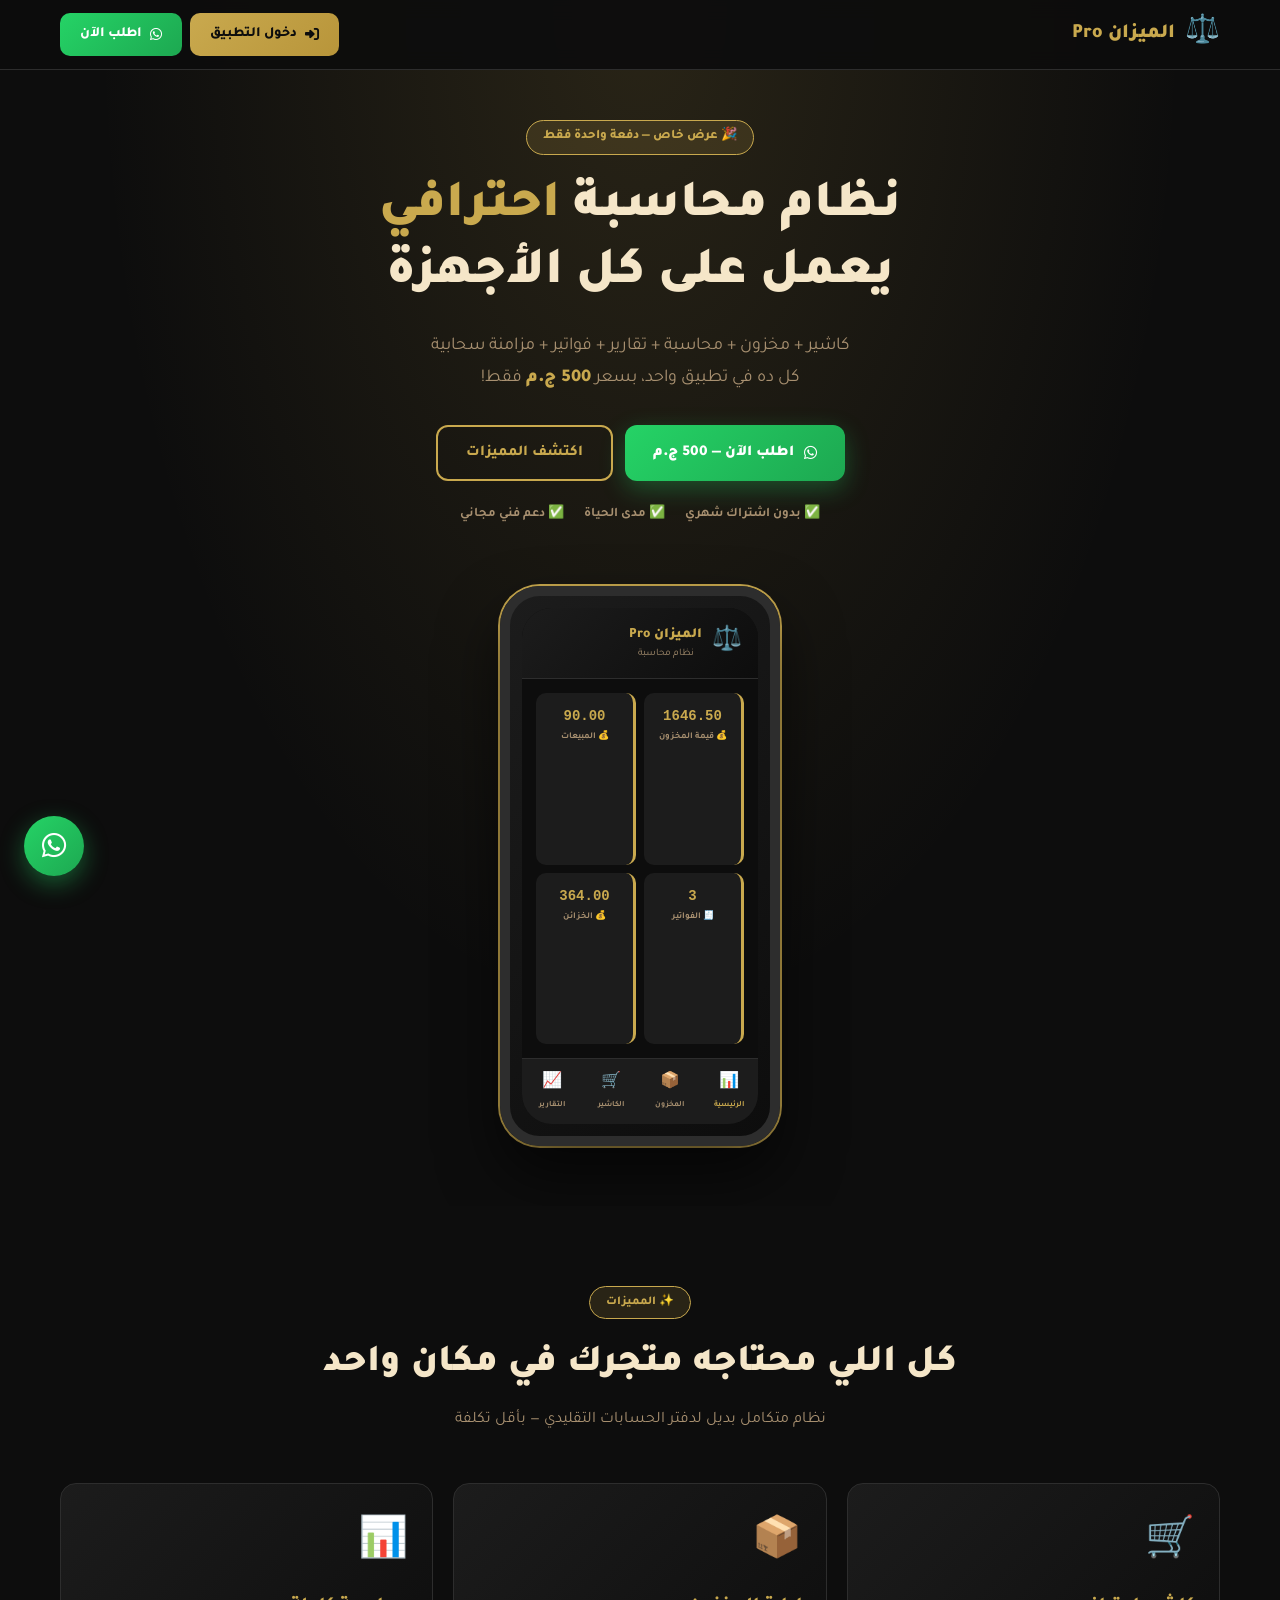
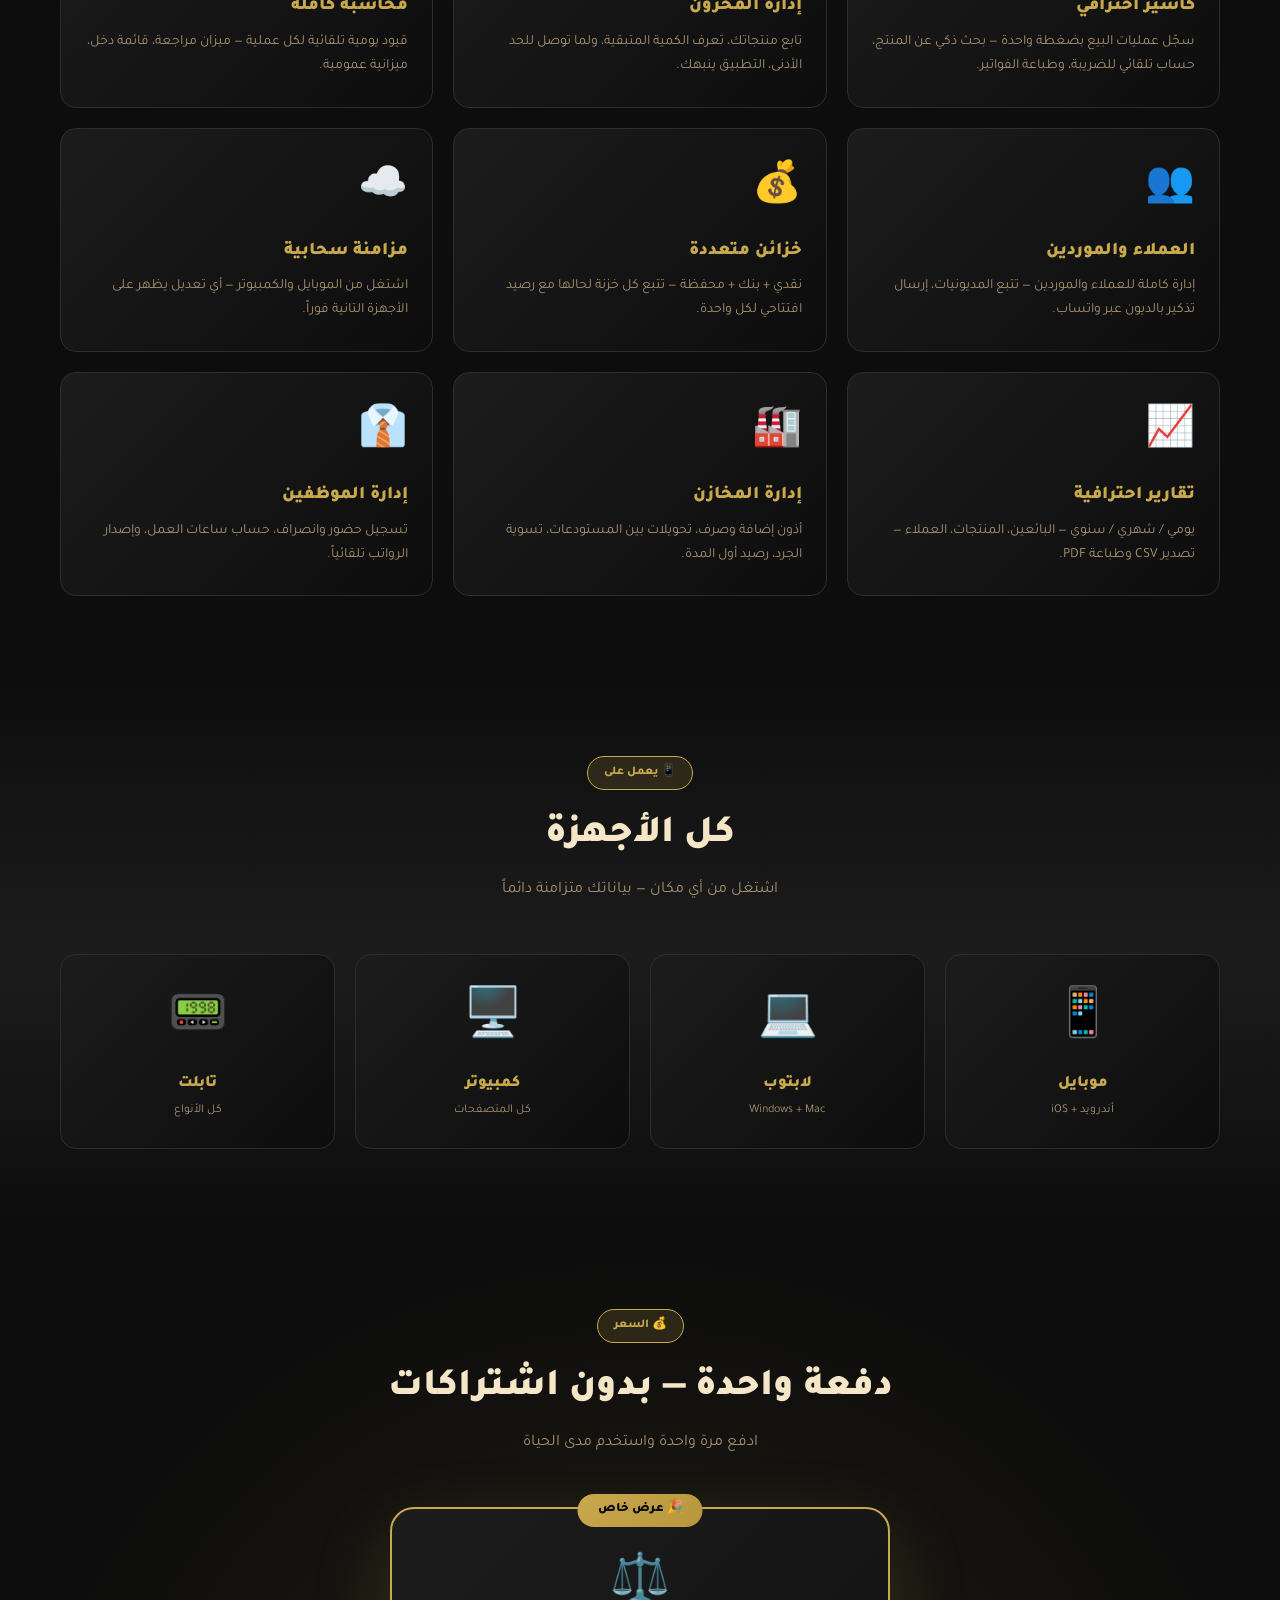
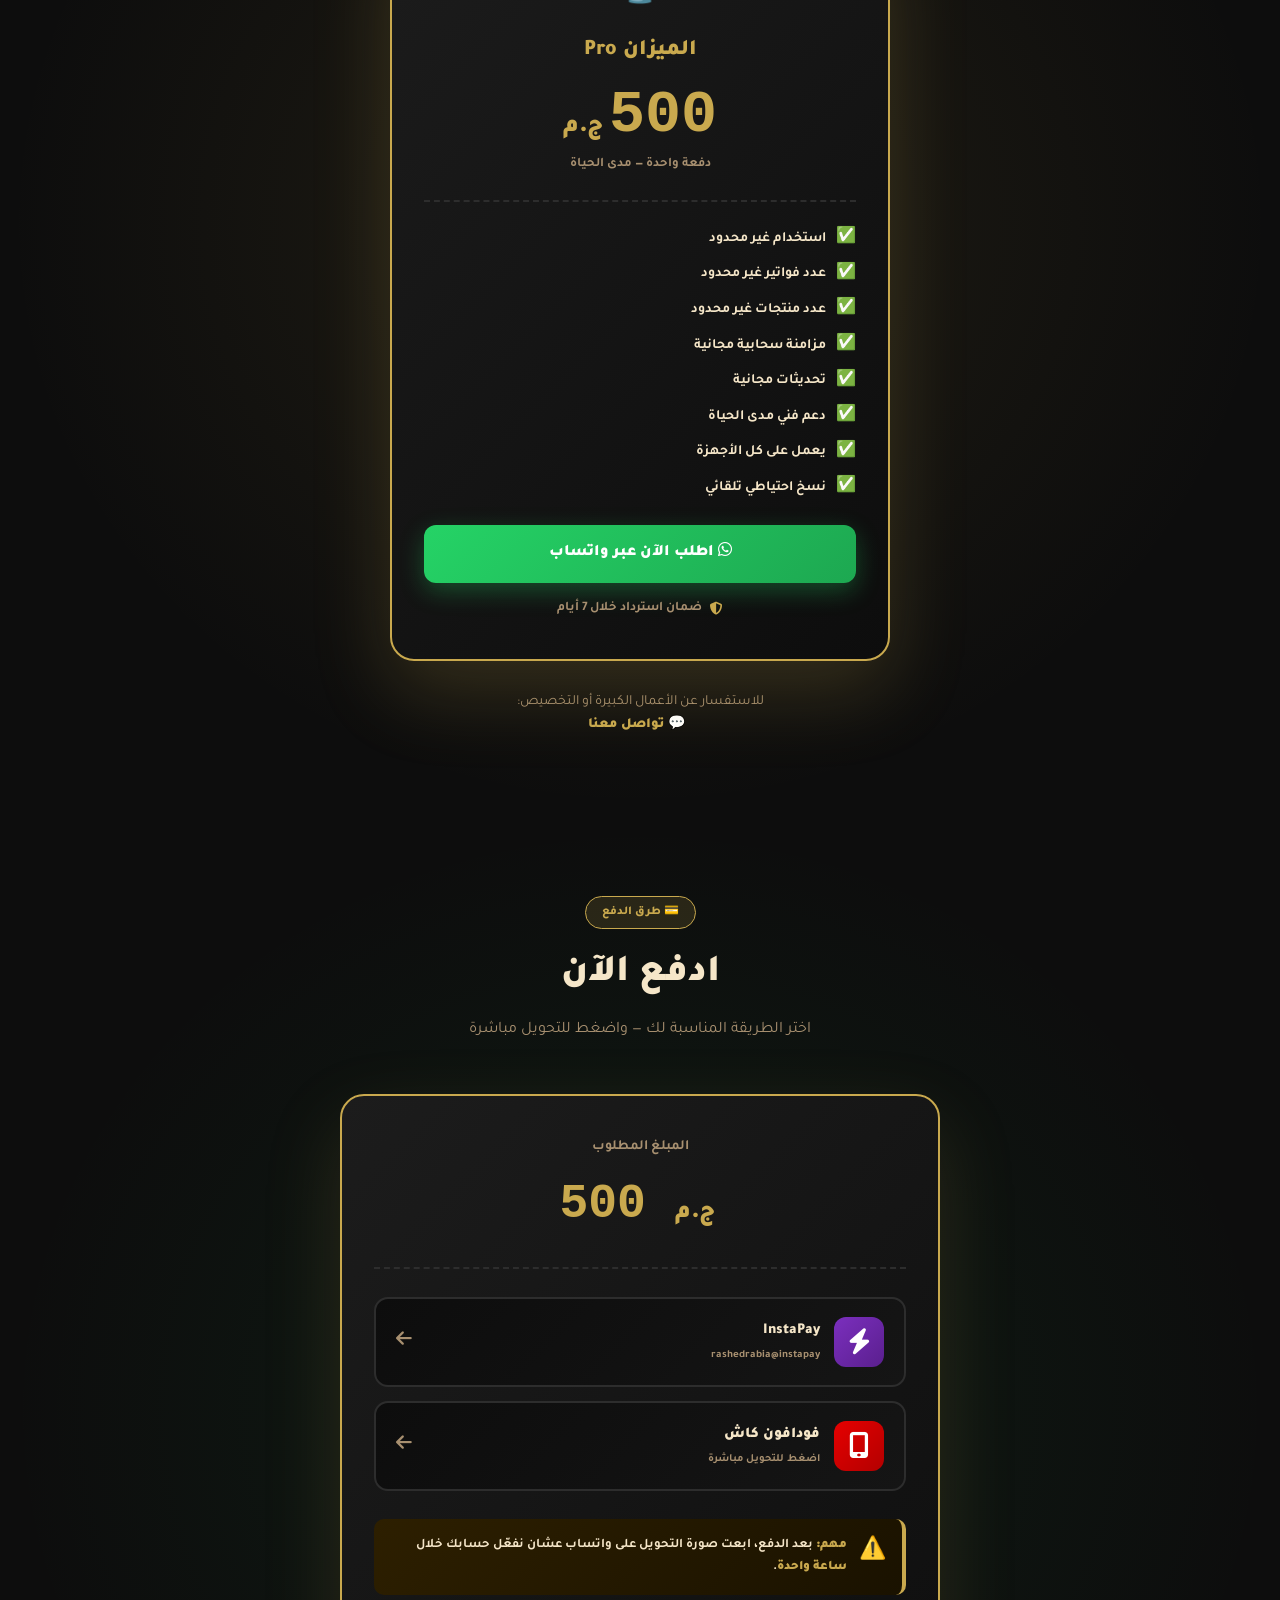
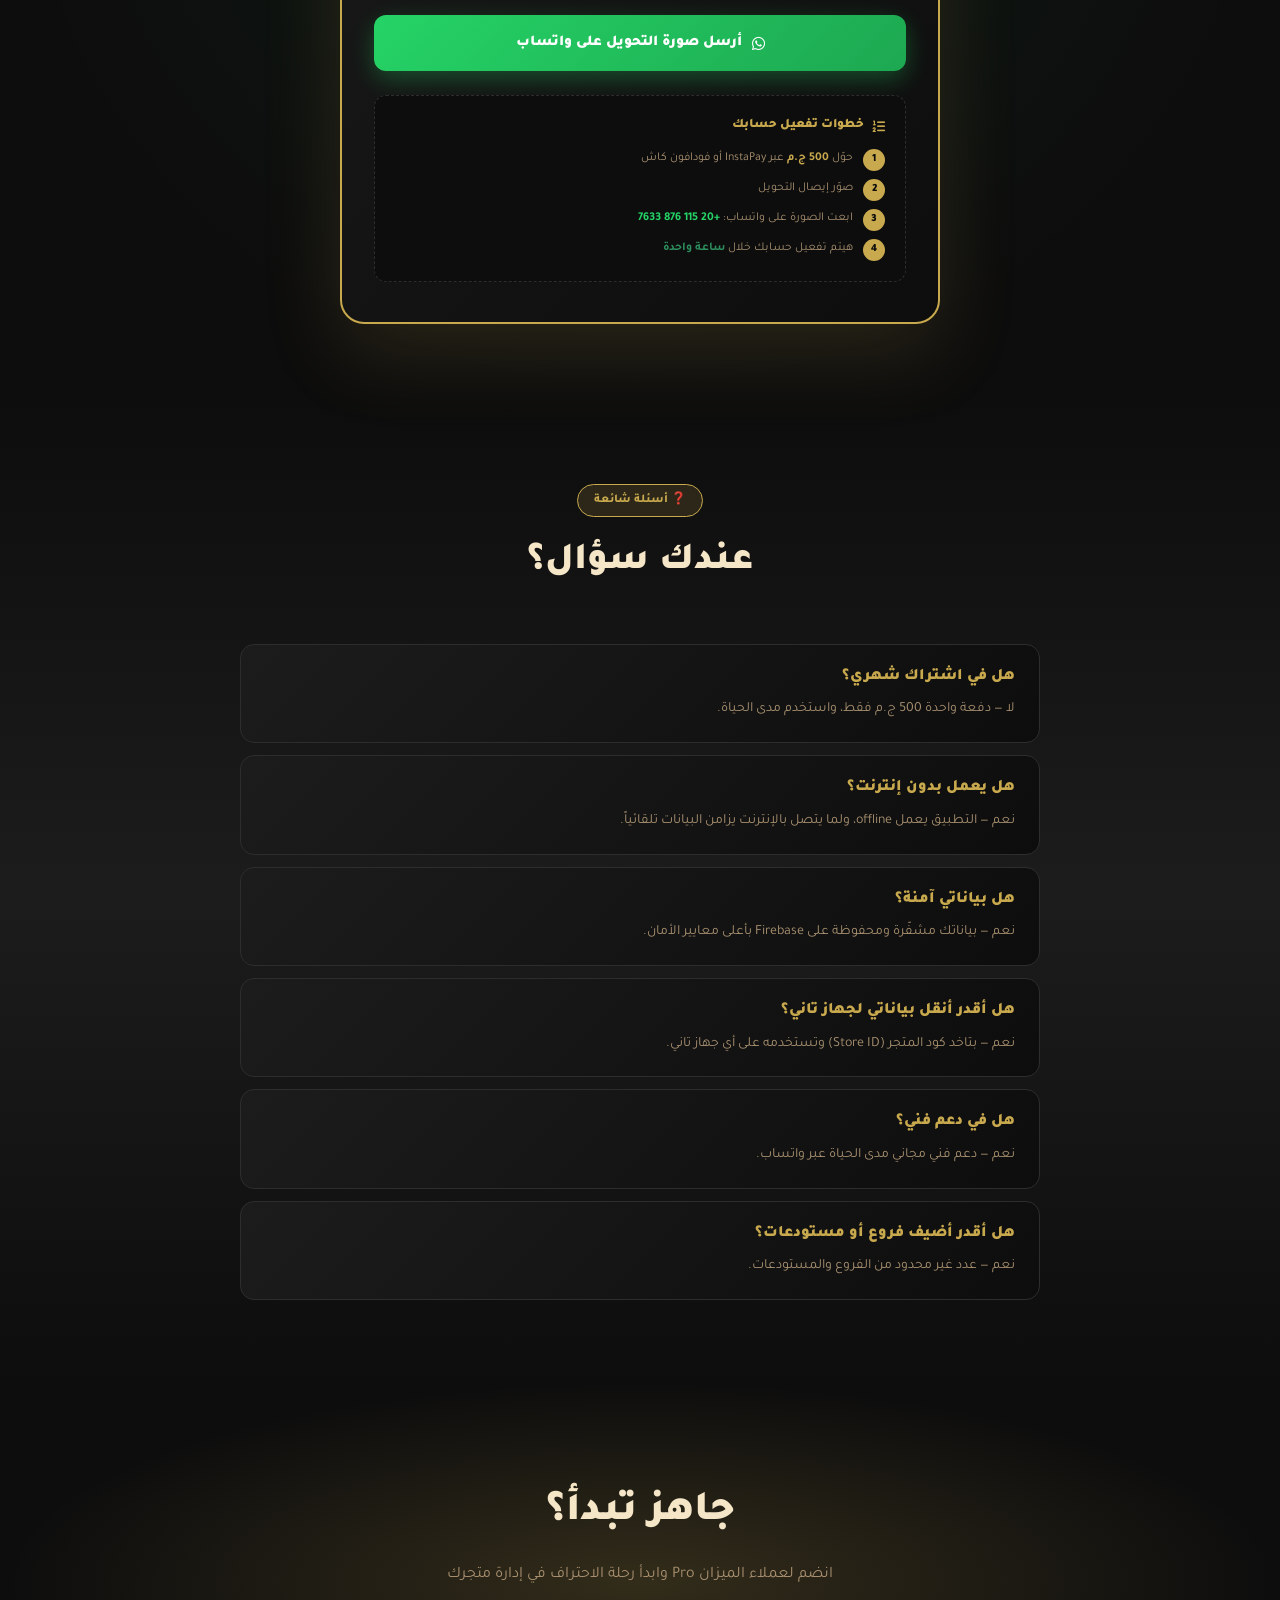
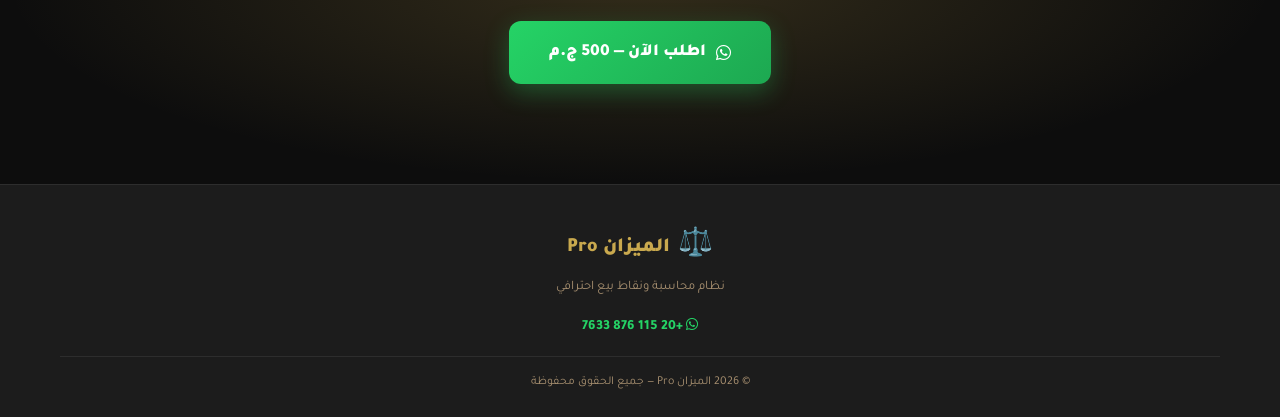
<file: index.html>
<!DOCTYPE html>
<html lang="ar" dir="rtl">
<head>
    <meta charset="UTF-8" />
    <meta name="viewport" content="width=device-width, initial-scale=1.0" />
    <meta name="theme-color" content="#0D0D0D" />
    <meta name="description" content="الميزان Pro - نظام محاسبة ونقاط بيع احترافي يعمل على الموبايل والكمبيوتر مع مزامنة سحابية فورية" />
    <meta property="og:title" content="الميزان Pro - نظام محاسبة احترافي" />
    <meta property="og:description" content="نظام محاسبة ونقاط بيع متكامل - 500 ج.م فقط" />
    <meta property="og:type" content="website" />
    
    <title>الميزان Pro - نظام محاسبة احترافي | 500 ج.م</title>
    
    <link rel="icon" href="data:image/svg+xml,<svg xmlns='http://www.w3.org/2000/svg' viewBox='0 0 100 100'><rect width='100' height='100' rx='20' fill='%230D0D0D'/><text x='50' y='75' font-size='70' text-anchor='middle' fill='%23C9A94E'>⚖</text></svg>" />
    <link href="https://fonts.googleapis.com/css2?family=Tajawal:wght@400;500;700;800;900&display=swap" rel="stylesheet" />
    <link rel="stylesheet" href="https://cdnjs.cloudflare.com/ajax/libs/font-awesome/6.4.0/css/all.min.css" />
    <link rel="stylesheet" href="landing.css" />
</head>
<body>

    <!-- ═══════════ الهيدر ═══════════ -->
    <header class="landing-header">
        <div class="container">
            <div class="logo">
                <span class="logo-icon">⚖️</span>
                <span class="logo-text">الميزان Pro</span>
            </div>
            <div style="display:flex;gap:8px;">
    <a href="app.html" class="header-cta" style="background:linear-gradient(135deg,#C9A94E,#B8953A);color:#0D0D0D;">
        <i class="fas fa-sign-in-alt"></i>
        دخول التطبيق
    </a>
    <a href="https://wa.me/201158767633?text=..." class="header-cta">
        <i class="fab fa-whatsapp"></i>
        اطلب الآن
    </a>
        </div>
    </header>

    <!-- ═══════════ Hero Section ═══════════ -->
    <section class="hero">
        <div class="container">
            <div class="hero-badge">
                🎉 عرض خاص — دفعة واحدة فقط
            </div>
            
            <h1 class="hero-title">
                نظام محاسبة <span class="gold">احترافي</span><br>
                يعمل على كل الأجهزة
            </h1>
            
            <p class="hero-subtitle">
                كاشير + مخزون + محاسبة + تقارير + فواتير + مزامنة سحابية<br>
                كل ده في تطبيق واحد، بسعر <strong class="gold">500 ج.م</strong> فقط!
            </p>
            
            <div class="hero-buttons">
                <a href="https://wa.me/201158767633?text=مرحباً%20أريد%20شراء%20الميزان%20Pro%20بـ%20500%20ج.م" 
                   target="_blank" class="btn-whatsapp">
                    <i class="fab fa-whatsapp"></i>
                    اطلب الآن — 500 ج.م
                </a>
                <a href="#features" class="btn-secondary">
                    اكتشف المميزات
                </a>
            </div>

            <div class="hero-features-quick">
                <span>✅ بدون اشتراك شهري</span>
                <span>✅ مدى الحياة</span>
                <span>✅ دعم فني مجاني</span>
            </div>
        </div>

        <!-- موك أب التطبيق -->
        <div class="hero-mockup">
            <div class="phone-frame">
                <div class="phone-screen">
                    <div class="mockup-header">
                        <span class="mockup-icon">⚖️</span>
                        <div>
                            <div class="mockup-title">الميزان Pro</div>
                            <div class="mockup-sub">نظام محاسبة</div>
                        </div>
                    </div>
                    
                    <div class="mockup-stats">
                        <div class="mockup-stat">
                            <div class="mockup-stat-value">1646.50</div>
                            <div class="mockup-stat-label">💰 قيمة المخزون</div>
                        </div>
                        <div class="mockup-stat">
                            <div class="mockup-stat-value">90.00</div>
                            <div class="mockup-stat-label">💰 المبيعات</div>
                        </div>
                        <div class="mockup-stat">
                            <div class="mockup-stat-value">3</div>
                            <div class="mockup-stat-label">🧾 الفواتير</div>
                        </div>
                        <div class="mockup-stat">
                            <div class="mockup-stat-value">364.00</div>
                            <div class="mockup-stat-label">💰 الخزائن</div>
                        </div>
                    </div>

                    <div class="mockup-nav">
                        <div class="mockup-nav-item active">
                            <div class="mockup-nav-icon">📊</div>
                            <div>الرئيسية</div>
                        </div>
                        <div class="mockup-nav-item">
                            <div class="mockup-nav-icon">📦</div>
                            <div>المخزون</div>
                        </div>
                        <div class="mockup-nav-item">
                            <div class="mockup-nav-icon">🛒</div>
                            <div>الكاشير</div>
                        </div>
                        <div class="mockup-nav-item">
                            <div class="mockup-nav-icon">📈</div>
                            <div>التقارير</div>
                        </div>
                    </div>
                </div>
            </div>
        </div>
    </section>

    <!-- ═══════════ المميزات ═══════════ -->
    <section class="features" id="features">
        <div class="container">
            <div class="section-header">
                <div class="section-badge">✨ المميزات</div>
                <h2 class="section-title">كل اللي محتاجه متجرك في مكان واحد</h2>
                <p class="section-subtitle">
                    نظام متكامل بديل لدفتر الحسابات التقليدي — بأقل تكلفة
                </p>
            </div>

            <div class="features-grid">
                <!-- ميزة 1 -->
                <div class="feature-card">
                    <div class="feature-icon">🛒</div>
                    <h3 class="feature-title">كاشير احترافي</h3>
                    <p class="feature-desc">
                        سجّل عمليات البيع بضغطة واحدة — بحث ذكي عن المنتج، حساب تلقائي للضريبة، وطباعة الفواتير.
                    </p>
                </div>

                <!-- ميزة 2 -->
                <div class="feature-card">
                    <div class="feature-icon">📦</div>
                    <h3 class="feature-title">إدارة المخزون</h3>
                    <p class="feature-desc">
                        تابع منتجاتك، تعرف الكمية المتبقية، ولما توصل للحد الأدنى، التطبيق ينبهك.
                    </p>
                </div>

                <!-- ميزة 3 -->
                <div class="feature-card">
                    <div class="feature-icon">📊</div>
                    <h3 class="feature-title">محاسبة كاملة</h3>
                    <p class="feature-desc">
                        قيود يومية تلقائية لكل عملية — ميزان مراجعة، قائمة دخل، ميزانية عمومية.
                    </p>
                </div>

                <!-- ميزة 4 -->
                <div class="feature-card">
                    <div class="feature-icon">👥</div>
                    <h3 class="feature-title">العملاء والموردين</h3>
                    <p class="feature-desc">
                        إدارة كاملة للعملاء والموردين — تتبع المديونيات، إرسال تذكير بالديون عبر واتساب.
                    </p>
                </div>

                <!-- ميزة 5 -->
                <div class="feature-card">
                    <div class="feature-icon">💰</div>
                    <h3 class="feature-title">خزائن متعددة</h3>
                    <p class="feature-desc">
                        نقدي + بنك + محفظة — تتبع كل خزنة لحالها مع رصيد افتتاحي لكل واحدة.
                    </p>
                </div>

                <!-- ميزة 6 -->
                <div class="feature-card">
                    <div class="feature-icon">☁️</div>
                    <h3 class="feature-title">مزامنة سحابية</h3>
                    <p class="feature-desc">
                        اشتغل من الموبايل والكمبيوتر — أي تعديل يظهر على الأجهزة التانية فوراً.
                    </p>
                </div>

                <!-- ميزة 7 -->
                <div class="feature-card">
                    <div class="feature-icon">📈</div>
                    <h3 class="feature-title">تقارير احترافية</h3>
                    <p class="feature-desc">
                        يومي / شهري / سنوي — البائعين، المنتجات، العملاء — تصدير CSV وطباعة PDF.
                    </p>
                </div>

                <!-- ميزة 8 -->
                <div class="feature-card">
                    <div class="feature-icon">🏭</div>
                    <h3 class="feature-title">إدارة المخازن</h3>
                    <p class="feature-desc">
                        أذون إضافة وصرف، تحويلات بين المستودعات، تسوية الجرد، رصيد أول المدة.
                    </p>
                </div>

                <!-- ميزة 9 -->
                <div class="feature-card">
                    <div class="feature-icon">👔</div>
                    <h3 class="feature-title">إدارة الموظفين</h3>
                    <p class="feature-desc">
                        تسجيل حضور وانصراف، حساب ساعات العمل، وإصدار الرواتب تلقائياً.
                    </p>
                </div>
            </div>
        </div>
    </section>

    <!-- ═══════════ الأجهزة ═══════════ -->
    <section class="devices">
        <div class="container">
            <div class="section-header">
                <div class="section-badge">📱 يعمل على</div>
                <h2 class="section-title">كل الأجهزة</h2>
                <p class="section-subtitle">
                    اشتغل من أي مكان — بياناتك متزامنة دائماً
                </p>
            </div>

            <div class="devices-grid">
                <div class="device-card">
                    <div class="device-icon">📱</div>
                    <div class="device-name">موبايل</div>
                    <div class="device-desc">أندرويد + iOS</div>
                </div>
                <div class="device-card">
                    <div class="device-icon">💻</div>
                    <div class="device-name">لابتوب</div>
                    <div class="device-desc">Windows + Mac</div>
                </div>
                <div class="device-card">
                    <div class="device-icon">🖥️</div>
                    <div class="device-name">كمبيوتر</div>
                    <div class="device-desc">كل المتصفحات</div>
                </div>
                <div class="device-card">
                    <div class="device-icon">📟</div>
                    <div class="device-name">تابلت</div>
                    <div class="device-desc">كل الأنواع</div>
                </div>
            </div>
        </div>
    </section>

    <!-- ═══════════ الأسعار ═══════════ -->
    <section class="pricing" id="pricing">
        <div class="container">
            <div class="section-header">
                <div class="section-badge">💰 السعر</div>
                <h2 class="section-title">دفعة واحدة — بدون اشتراكات</h2>
                <p class="section-subtitle">
                    ادفع مرة واحدة واستخدم مدى الحياة
                </p>
            </div>

            <div class="pricing-card">
                <div class="pricing-badge">🎉 عرض خاص</div>
                
                <div class="pricing-header">
                    <div class="pricing-icon">⚖️</div>
                    <h3 class="pricing-title">الميزان Pro</h3>
                    <div class="pricing-price">
                        <span class="pricing-amount">500</span>
                        <span class="pricing-currency">ج.م</span>
                    </div>
                    <div class="pricing-note">دفعة واحدة — مدى الحياة</div>
                </div>

                <div class="pricing-features">
                    <div class="pricing-feature">
                        <span class="check">✅</span>
                        <span>استخدام غير محدود</span>
                    </div>
                    <div class="pricing-feature">
                        <span class="check">✅</span>
                        <span>عدد فواتير غير محدود</span>
                    </div>
                    <div class="pricing-feature">
                        <span class="check">✅</span>
                        <span>عدد منتجات غير محدود</span>
                    </div>
                    <div class="pricing-feature">
                        <span class="check">✅</span>
                        <span>مزامنة سحابية مجانية</span>
                    </div>
                    <div class="pricing-feature">
                        <span class="check">✅</span>
                        <span>تحديثات مجانية</span>
                    </div>
                    <div class="pricing-feature">
                        <span class="check">✅</span>
                        <span>دعم فني مدى الحياة</span>
                    </div>
                    <div class="pricing-feature">
                        <span class="check">✅</span>
                        <span>يعمل على كل الأجهزة</span>
                    </div>
                    <div class="pricing-feature">
                        <span class="check">✅</span>
                        <span>نسخ احتياطي تلقائي</span>
                    </div>
                </div>

                <a href="https://wa.me/201158767633?text=مرحباً%20أريد%20شراء%20الميزان%20Pro%20بـ%20500%20ج.م" 
                   target="_blank" class="pricing-cta">
                    <i class="fab fa-whatsapp"></i>
                    اطلب الآن عبر واتساب
                </a>

                <div class="pricing-guarantee">
                    <i class="fas fa-shield-alt"></i>
                    ضمان استرداد خلال 7 أيام
                </div>
            </div>

            <div class="pricing-contact">
                <p>للاستفسار عن الأعمال الكبيرة أو التخصيص:</p>
                <a href="https://wa.me/201158767633?text=مرحباً%20أريد%20الاستفسار%20عن%20الميزان%20Pro" 
                   target="_blank" class="contact-link">
                    💬 تواصل معنا
                </a>
            </div>
        </div>
    </section>

    <!-- ═══════════ قسم الدفع ═══════════ -->
<section class="payment-section" id="payment">
    <div class="container">
        <div class="section-header">
            <div class="section-badge">💳 طرق الدفع</div>
            <h2 class="section-title">ادفع الآن</h2>
            <p class="section-subtitle">
                اختر الطريقة المناسبة لك — واضغط للتحويل مباشرة
            </p>
        </div>

        <div class="payment-card">
            <!-- المبلغ -->
            <div class="payment-amount">
                <div class="payment-amount-label">المبلغ المطلوب</div>
                <div class="payment-amount-value">500 <span>ج.م</span></div>
            </div>

            <!-- طرق الدفع -->
            <div class="payment-methods">
                <!-- InstaPay -->
                <a href="https://ipn.eg/S/rashedrabia/instapay/5igOO4"
                   target="_blank"
                   class="payment-method instapay">
                    <div class="payment-method-left">
                        <div class="payment-method-icon">
                            <i class="fas fa-bolt"></i>
                        </div>
                        <div class="payment-method-info">
                            <div class="payment-method-name">InstaPay</div>
                            <div class="payment-method-detail">rashedrabia@instapay</div>
                        </div>
                    </div>
                    <div class="payment-method-arrow">
                        <i class="fas fa-arrow-left"></i>
                    </div>
                </a>

                <!-- Vodafone Cash -->
                <a href="http://vf.eg/vfcash?id=mt&qrId=EMDzf8"
                   target="_blank"
                   class="payment-method vodafone">
                    <div class="payment-method-left">
                        <div class="payment-method-icon">
                            <i class="fas fa-mobile-alt"></i>
                        </div>
                        <div class="payment-method-info">
                            <div class="payment-method-name">فودافون كاش</div>
                            <div class="payment-method-detail">اضغط للتحويل مباشرة</div>
                        </div>
                    </div>
                    <div class="payment-method-arrow">
                        <i class="fas fa-arrow-left"></i>
                    </div>
                </a>
            </div>

            <!-- تحذير -->
            <div class="payment-warning">
                <div class="payment-warning-icon">⚠️</div>
                <div class="payment-warning-text">
                    <strong>مهم:</strong> بعد الدفع، ابعت صورة التحويل على واتساب عشان نفعّل حسابك خلال <strong>ساعة واحدة</strong>.
                </div>
            </div>

            <!-- زر إرسال الصورة -->
            <a href="https://wa.me/201158767633?text=مرحباً،%20أنا%20دفعت%20500%20ج.م%20وهابعث%20صورة%20التحويل"
               target="_blank"
               class="payment-send-btn">
                <i class="fab fa-whatsapp"></i>
                أرسل صورة التحويل على واتساب
            </a>

            <!-- الخطوات -->
            <div class="payment-steps">
                <div class="payment-steps-title">
                    <i class="fas fa-list-ol"></i>
                    خطوات تفعيل حسابك
                </div>
                <div class="payment-step">
                    <span class="payment-step-num">1</span>
                    <span>حوّل <strong style="color:#C9A94E;">500 ج.م</strong> عبر InstaPay أو فودافون كاش</span>
                </div>
                <div class="payment-step">
                    <span class="payment-step-num">2</span>
                    <span>صوّر إيصال التحويل</span>
                </div>
                <div class="payment-step">
                    <span class="payment-step-num">3</span>
                    <span>ابعت الصورة على واتساب: <strong style="color:#25D366;">+20 115 876 7633</strong></span>
                </div>
                <div class="payment-step">
                    <span class="payment-step-num">4</span>
                    <span>هيتم تفعيل حسابك خلال <strong style="color:#2D8F5E;">ساعة واحدة</strong></span>
                </div>
            </div>
        </div>
    </div>
</section>

    <!-- ═══════════ الأسئلة الشائعة ═══════════ -->
    <section class="faq">
        <div class="container">
            <div class="section-header">
                <div class="section-badge">❓ أسئلة شائعة</div>
                <h2 class="section-title">عندك سؤال؟</h2>
            </div>

            <div class="faq-list">
                <div class="faq-item">
                    <div class="faq-question">هل في اشتراك شهري؟</div>
                    <div class="faq-answer">لا — دفعة واحدة 500 ج.م فقط، واستخدم مدى الحياة.</div>
                </div>
                <div class="faq-item">
                    <div class="faq-question">هل يعمل بدون إنترنت؟</div>
                    <div class="faq-answer">نعم — التطبيق يعمل offline، ولما يتصل بالإنترنت يزامن البيانات تلقائياً.</div>
                </div>
                <div class="faq-item">
                    <div class="faq-question">هل بياناتي آمنة؟</div>
                    <div class="faq-answer">نعم — بياناتك مشفّرة ومحفوظة على Firebase بأعلى معايير الأمان.</div>
                </div>
                <div class="faq-item">
                    <div class="faq-question">هل أقدر أنقل بياناتي لجهاز تاني؟</div>
                    <div class="faq-answer">نعم — بتاخد كود المتجر (Store ID) وتستخدمه على أي جهاز تاني.</div>
                </div>
                <div class="faq-item">
                    <div class="faq-question">هل في دعم فني؟</div>
                    <div class="faq-answer">نعم — دعم فني مجاني مدى الحياة عبر واتساب.</div>
                </div>
                <div class="faq-item">
                    <div class="faq-question">هل أقدر أضيف فروع أو مستودعات؟</div>
                    <div class="faq-answer">نعم — عدد غير محدود من الفروع والمستودعات.</div>
                </div>
            </div>
        </div>
    </section>

    <!-- ═══════════ CTA النهائي ═══════════ -->
    <section class="final-cta">
        <div class="container">
            <h2 class="final-cta-title">جاهز تبدأ؟</h2>
            <p class="final-cta-subtitle">
                انضم لعملاء الميزان Pro وابدأ رحلة الاحتراف في إدارة متجرك
            </p>
            <a href="https://wa.me/201158767633?text=مرحباً%20أريد%20شراء%20الميزان%20Pro%20بـ%20500%20ج.م" 
               target="_blank" class="btn-whatsapp btn-large">
                <i class="fab fa-whatsapp"></i>
                اطلب الآن — 500 ج.م
            </a>
        </div>
    </section>

    <!-- ═══════════ Footer ═══════════ -->
    <footer class="landing-footer">
        <div class="container">
            <div class="footer-logo">
                <span class="logo-icon">⚖️</span>
                <span>الميزان Pro</span>
            </div>
            <p class="footer-desc">
                نظام محاسبة ونقاط بيع احترافي
            </p>
            <div class="footer-contact">
                <a href="https://wa.me/201158767633" target="_blank">
                    <i class="fab fa-whatsapp"></i> +20 115 876 7633
                </a>
            </div>
            <div class="footer-copyright">
                © 2026 الميزان Pro — جميع الحقوق محفوظة
            </div>
        </div>
    </footer>

    <!-- زر واتساب عائم -->
    <a href="https://wa.me/201158767633?text=مرحباً%20أريد%20الاستفسار%20عن%20الميزان%20Pro" 
       target="_blank" class="floating-whatsapp" title="تواصل معنا">
        <i class="fab fa-whatsapp"></i>
    </a>

    <script src="landing.js"></script>
</body>
</html>
</file>
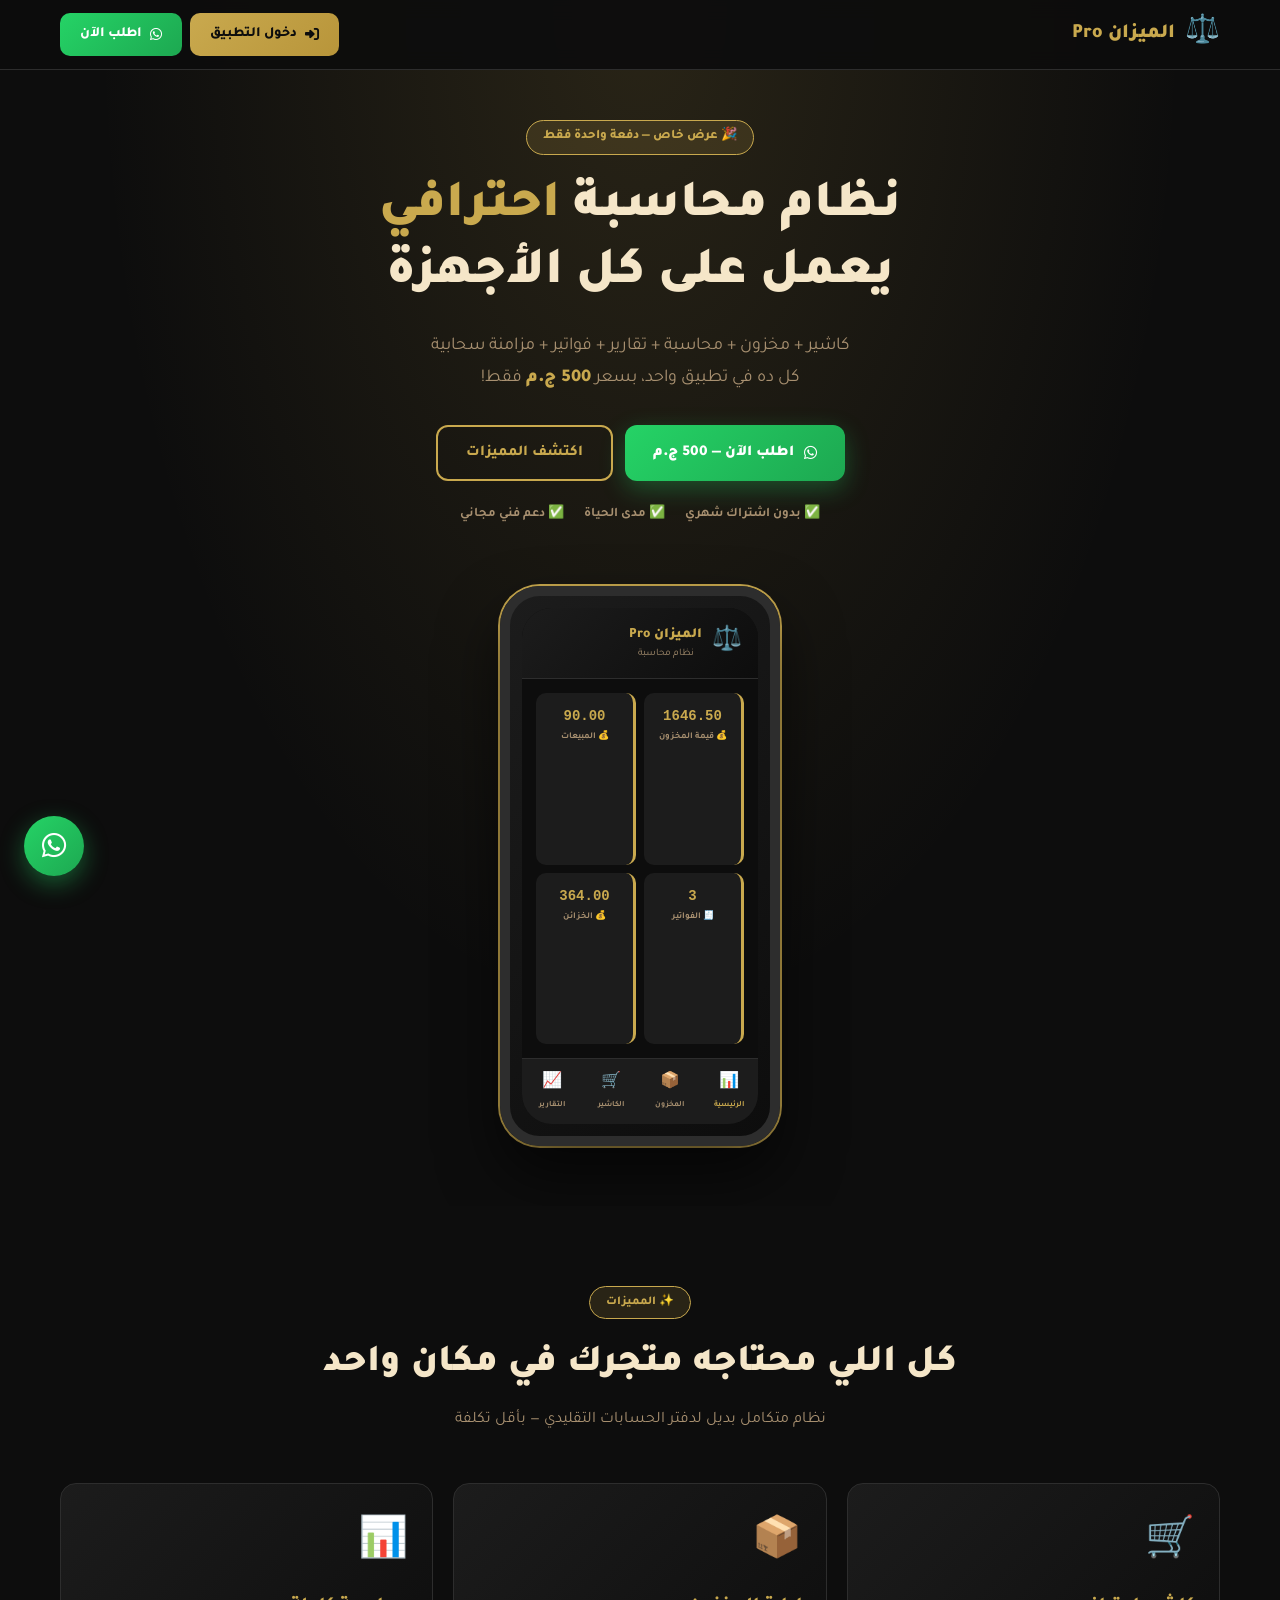
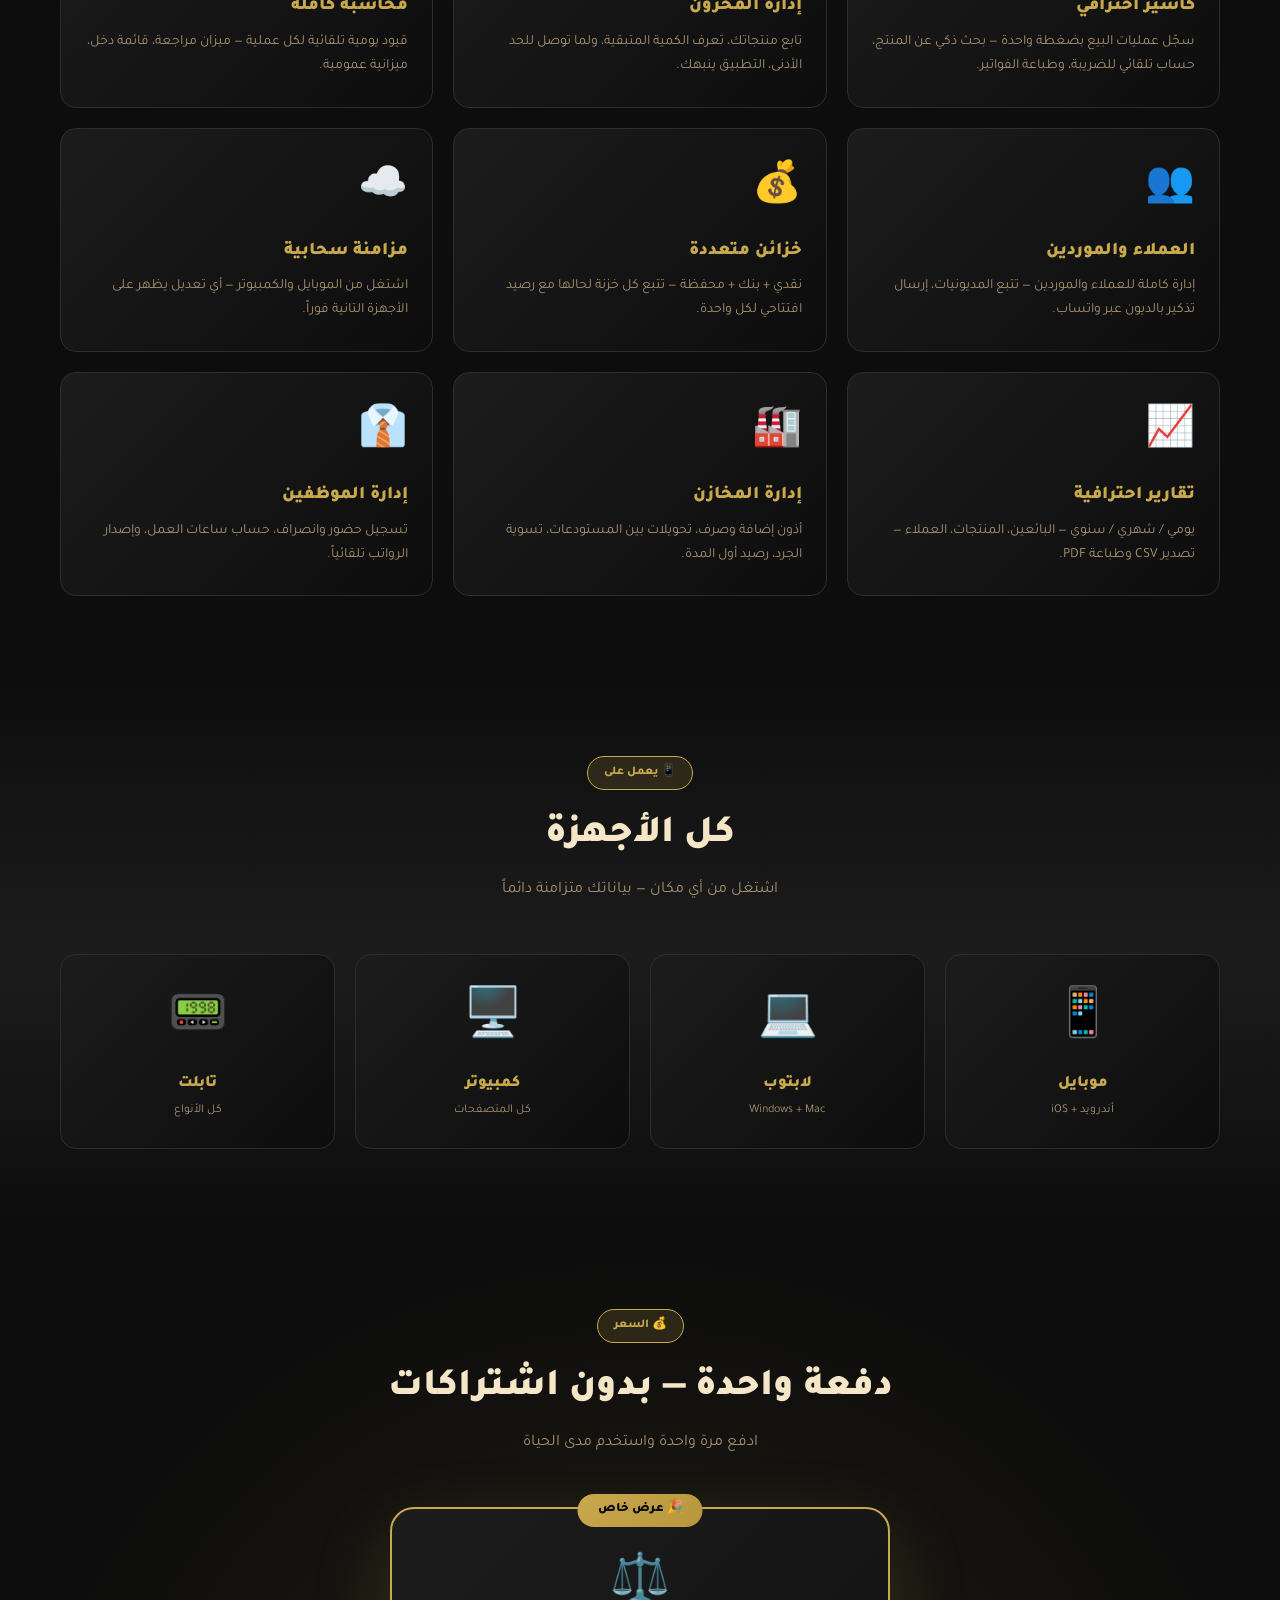
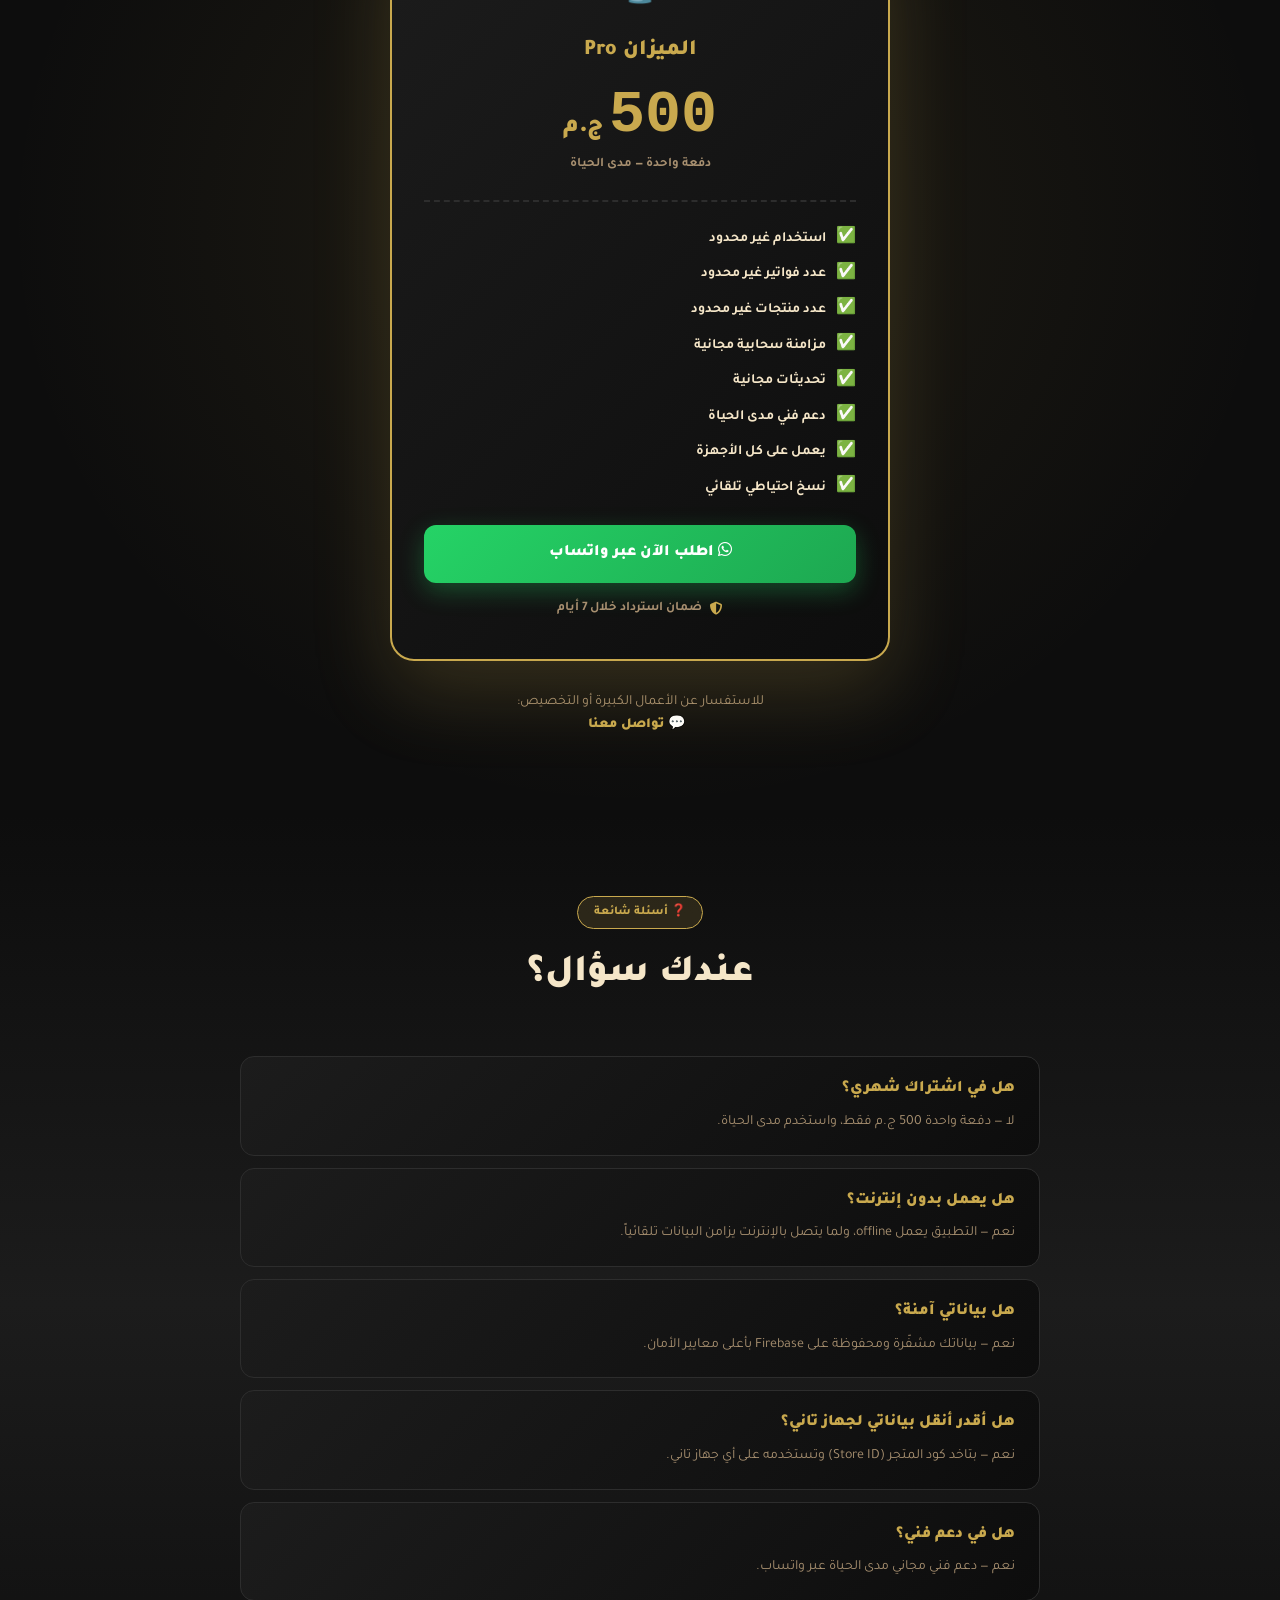
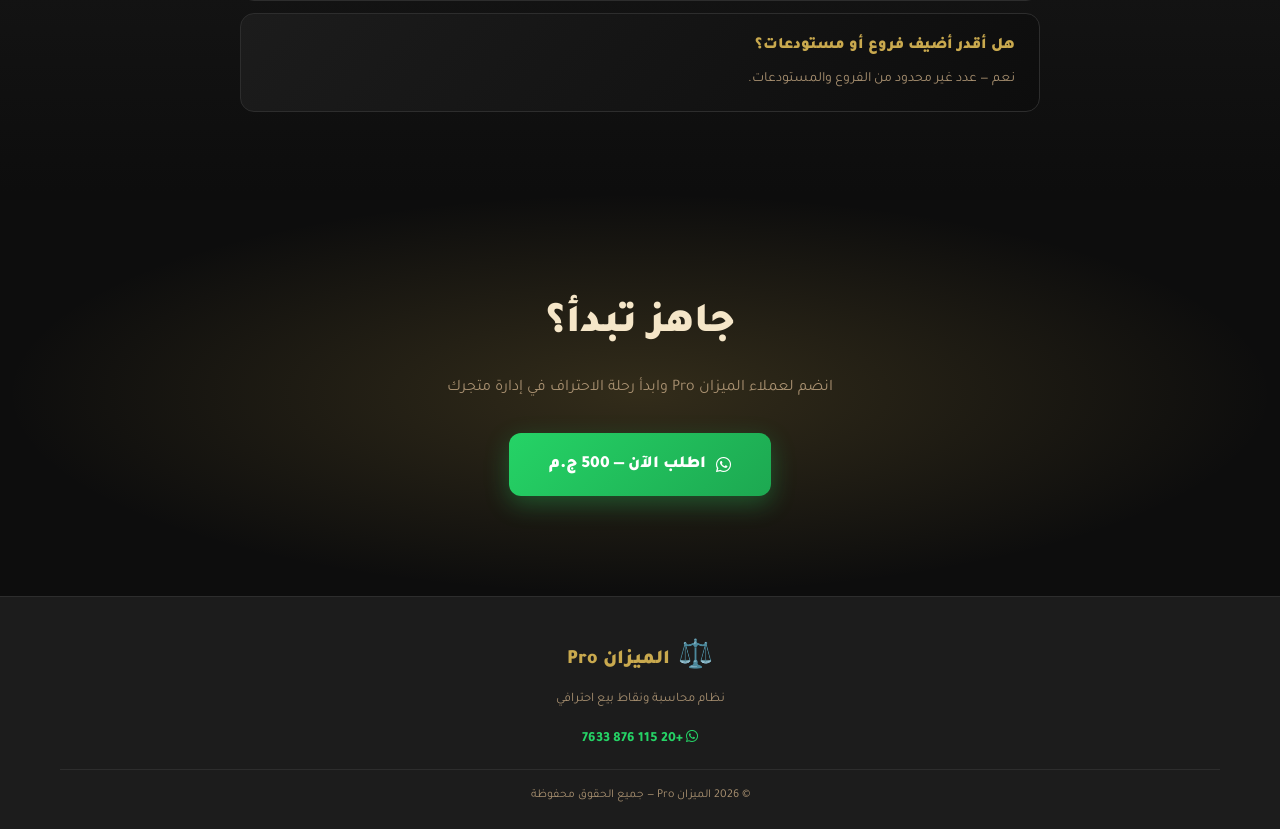
<file: landing.html>
<!DOCTYPE html>
<html lang="ar" dir="rtl">
<head>
    <meta charset="UTF-8" />
    <meta name="viewport" content="width=device-width, initial-scale=1.0" />
    <meta name="theme-color" content="#0D0D0D" />
    <meta name="description" content="الميزان Pro - نظام محاسبة ونقاط بيع احترافي يعمل على الموبايل والكمبيوتر مع مزامنة سحابية فورية" />
    <meta property="og:title" content="الميزان Pro - نظام محاسبة احترافي" />
    <meta property="og:description" content="نظام محاسبة ونقاط بيع متكامل - 500 ج.م فقط" />
    <meta property="og:type" content="website" />
    
    <title>الميزان Pro - نظام محاسبة احترافي | 500 ج.م</title>
    
    <link rel="icon" href="data:image/svg+xml,<svg xmlns='http://www.w3.org/2000/svg' viewBox='0 0 100 100'><rect width='100' height='100' rx='20' fill='%230D0D0D'/><text x='50' y='75' font-size='70' text-anchor='middle' fill='%23C9A94E'>⚖</text></svg>" />
    <link href="https://fonts.googleapis.com/css2?family=Tajawal:wght@400;500;700;800;900&display=swap" rel="stylesheet" />
    <link rel="stylesheet" href="https://cdnjs.cloudflare.com/ajax/libs/font-awesome/6.4.0/css/all.min.css" />
    <link rel="stylesheet" href="landing.css" />
</head>
<body>

    <!-- ═══════════ الهيدر ═══════════ -->
    <header class="landing-header">
        <div class="container">
            <div class="logo">
                <span class="logo-icon">⚖️</span>
                <span class="logo-text">الميزان Pro</span>
            </div>
            <div style="display:flex;gap:8px;">
    <a href="app.html" class="header-cta" style="background:linear-gradient(135deg,#C9A94E,#B8953A);color:#0D0D0D;">
        <i class="fas fa-sign-in-alt"></i>
        دخول التطبيق
    </a>
    <a href="https://wa.me/201158767633?text=..." class="header-cta">
        <i class="fab fa-whatsapp"></i>
        اطلب الآن
    </a>
        </div>
    </header>

    <!-- ═══════════ Hero Section ═══════════ -->
    <section class="hero">
        <div class="container">
            <div class="hero-badge">
                🎉 عرض خاص — دفعة واحدة فقط
            </div>
            
            <h1 class="hero-title">
                نظام محاسبة <span class="gold">احترافي</span><br>
                يعمل على كل الأجهزة
            </h1>
            
            <p class="hero-subtitle">
                كاشير + مخزون + محاسبة + تقارير + فواتير + مزامنة سحابية<br>
                كل ده في تطبيق واحد، بسعر <strong class="gold">500 ج.م</strong> فقط!
            </p>
            
            <div class="hero-buttons">
                <a href="https://wa.me/201158767633?text=مرحباً%20أريد%20شراء%20الميزان%20Pro%20بـ%20500%20ج.م" 
                   target="_blank" class="btn-whatsapp">
                    <i class="fab fa-whatsapp"></i>
                    اطلب الآن — 500 ج.م
                </a>
                <a href="#features" class="btn-secondary">
                    اكتشف المميزات
                </a>
            </div>

            <div class="hero-features-quick">
                <span>✅ بدون اشتراك شهري</span>
                <span>✅ مدى الحياة</span>
                <span>✅ دعم فني مجاني</span>
            </div>
        </div>

        <!-- موك أب التطبيق -->
        <div class="hero-mockup">
            <div class="phone-frame">
                <div class="phone-screen">
                    <div class="mockup-header">
                        <span class="mockup-icon">⚖️</span>
                        <div>
                            <div class="mockup-title">الميزان Pro</div>
                            <div class="mockup-sub">نظام محاسبة</div>
                        </div>
                    </div>
                    
                    <div class="mockup-stats">
                        <div class="mockup-stat">
                            <div class="mockup-stat-value">1646.50</div>
                            <div class="mockup-stat-label">💰 قيمة المخزون</div>
                        </div>
                        <div class="mockup-stat">
                            <div class="mockup-stat-value">90.00</div>
                            <div class="mockup-stat-label">💰 المبيعات</div>
                        </div>
                        <div class="mockup-stat">
                            <div class="mockup-stat-value">3</div>
                            <div class="mockup-stat-label">🧾 الفواتير</div>
                        </div>
                        <div class="mockup-stat">
                            <div class="mockup-stat-value">364.00</div>
                            <div class="mockup-stat-label">💰 الخزائن</div>
                        </div>
                    </div>

                    <div class="mockup-nav">
                        <div class="mockup-nav-item active">
                            <div class="mockup-nav-icon">📊</div>
                            <div>الرئيسية</div>
                        </div>
                        <div class="mockup-nav-item">
                            <div class="mockup-nav-icon">📦</div>
                            <div>المخزون</div>
                        </div>
                        <div class="mockup-nav-item">
                            <div class="mockup-nav-icon">🛒</div>
                            <div>الكاشير</div>
                        </div>
                        <div class="mockup-nav-item">
                            <div class="mockup-nav-icon">📈</div>
                            <div>التقارير</div>
                        </div>
                    </div>
                </div>
            </div>
        </div>
    </section>

    <!-- ═══════════ المميزات ═══════════ -->
    <section class="features" id="features">
        <div class="container">
            <div class="section-header">
                <div class="section-badge">✨ المميزات</div>
                <h2 class="section-title">كل اللي محتاجه متجرك في مكان واحد</h2>
                <p class="section-subtitle">
                    نظام متكامل بديل لدفتر الحسابات التقليدي — بأقل تكلفة
                </p>
            </div>

            <div class="features-grid">
                <!-- ميزة 1 -->
                <div class="feature-card">
                    <div class="feature-icon">🛒</div>
                    <h3 class="feature-title">كاشير احترافي</h3>
                    <p class="feature-desc">
                        سجّل عمليات البيع بضغطة واحدة — بحث ذكي عن المنتج، حساب تلقائي للضريبة، وطباعة الفواتير.
                    </p>
                </div>

                <!-- ميزة 2 -->
                <div class="feature-card">
                    <div class="feature-icon">📦</div>
                    <h3 class="feature-title">إدارة المخزون</h3>
                    <p class="feature-desc">
                        تابع منتجاتك، تعرف الكمية المتبقية، ولما توصل للحد الأدنى، التطبيق ينبهك.
                    </p>
                </div>

                <!-- ميزة 3 -->
                <div class="feature-card">
                    <div class="feature-icon">📊</div>
                    <h3 class="feature-title">محاسبة كاملة</h3>
                    <p class="feature-desc">
                        قيود يومية تلقائية لكل عملية — ميزان مراجعة، قائمة دخل، ميزانية عمومية.
                    </p>
                </div>

                <!-- ميزة 4 -->
                <div class="feature-card">
                    <div class="feature-icon">👥</div>
                    <h3 class="feature-title">العملاء والموردين</h3>
                    <p class="feature-desc">
                        إدارة كاملة للعملاء والموردين — تتبع المديونيات، إرسال تذكير بالديون عبر واتساب.
                    </p>
                </div>

                <!-- ميزة 5 -->
                <div class="feature-card">
                    <div class="feature-icon">💰</div>
                    <h3 class="feature-title">خزائن متعددة</h3>
                    <p class="feature-desc">
                        نقدي + بنك + محفظة — تتبع كل خزنة لحالها مع رصيد افتتاحي لكل واحدة.
                    </p>
                </div>

                <!-- ميزة 6 -->
                <div class="feature-card">
                    <div class="feature-icon">☁️</div>
                    <h3 class="feature-title">مزامنة سحابية</h3>
                    <p class="feature-desc">
                        اشتغل من الموبايل والكمبيوتر — أي تعديل يظهر على الأجهزة التانية فوراً.
                    </p>
                </div>

                <!-- ميزة 7 -->
                <div class="feature-card">
                    <div class="feature-icon">📈</div>
                    <h3 class="feature-title">تقارير احترافية</h3>
                    <p class="feature-desc">
                        يومي / شهري / سنوي — البائعين، المنتجات، العملاء — تصدير CSV وطباعة PDF.
                    </p>
                </div>

                <!-- ميزة 8 -->
                <div class="feature-card">
                    <div class="feature-icon">🏭</div>
                    <h3 class="feature-title">إدارة المخازن</h3>
                    <p class="feature-desc">
                        أذون إضافة وصرف، تحويلات بين المستودعات، تسوية الجرد، رصيد أول المدة.
                    </p>
                </div>

                <!-- ميزة 9 -->
                <div class="feature-card">
                    <div class="feature-icon">👔</div>
                    <h3 class="feature-title">إدارة الموظفين</h3>
                    <p class="feature-desc">
                        تسجيل حضور وانصراف، حساب ساعات العمل، وإصدار الرواتب تلقائياً.
                    </p>
                </div>
            </div>
        </div>
    </section>

    <!-- ═══════════ الأجهزة ═══════════ -->
    <section class="devices">
        <div class="container">
            <div class="section-header">
                <div class="section-badge">📱 يعمل على</div>
                <h2 class="section-title">كل الأجهزة</h2>
                <p class="section-subtitle">
                    اشتغل من أي مكان — بياناتك متزامنة دائماً
                </p>
            </div>

            <div class="devices-grid">
                <div class="device-card">
                    <div class="device-icon">📱</div>
                    <div class="device-name">موبايل</div>
                    <div class="device-desc">أندرويد + iOS</div>
                </div>
                <div class="device-card">
                    <div class="device-icon">💻</div>
                    <div class="device-name">لابتوب</div>
                    <div class="device-desc">Windows + Mac</div>
                </div>
                <div class="device-card">
                    <div class="device-icon">🖥️</div>
                    <div class="device-name">كمبيوتر</div>
                    <div class="device-desc">كل المتصفحات</div>
                </div>
                <div class="device-card">
                    <div class="device-icon">📟</div>
                    <div class="device-name">تابلت</div>
                    <div class="device-desc">كل الأنواع</div>
                </div>
            </div>
        </div>
    </section>

    <!-- ═══════════ الأسعار ═══════════ -->
    <section class="pricing" id="pricing">
        <div class="container">
            <div class="section-header">
                <div class="section-badge">💰 السعر</div>
                <h2 class="section-title">دفعة واحدة — بدون اشتراكات</h2>
                <p class="section-subtitle">
                    ادفع مرة واحدة واستخدم مدى الحياة
                </p>
            </div>

            <div class="pricing-card">
                <div class="pricing-badge">🎉 عرض خاص</div>
                
                <div class="pricing-header">
                    <div class="pricing-icon">⚖️</div>
                    <h3 class="pricing-title">الميزان Pro</h3>
                    <div class="pricing-price">
                        <span class="pricing-amount">500</span>
                        <span class="pricing-currency">ج.م</span>
                    </div>
                    <div class="pricing-note">دفعة واحدة — مدى الحياة</div>
                </div>

                <div class="pricing-features">
                    <div class="pricing-feature">
                        <span class="check">✅</span>
                        <span>استخدام غير محدود</span>
                    </div>
                    <div class="pricing-feature">
                        <span class="check">✅</span>
                        <span>عدد فواتير غير محدود</span>
                    </div>
                    <div class="pricing-feature">
                        <span class="check">✅</span>
                        <span>عدد منتجات غير محدود</span>
                    </div>
                    <div class="pricing-feature">
                        <span class="check">✅</span>
                        <span>مزامنة سحابية مجانية</span>
                    </div>
                    <div class="pricing-feature">
                        <span class="check">✅</span>
                        <span>تحديثات مجانية</span>
                    </div>
                    <div class="pricing-feature">
                        <span class="check">✅</span>
                        <span>دعم فني مدى الحياة</span>
                    </div>
                    <div class="pricing-feature">
                        <span class="check">✅</span>
                        <span>يعمل على كل الأجهزة</span>
                    </div>
                    <div class="pricing-feature">
                        <span class="check">✅</span>
                        <span>نسخ احتياطي تلقائي</span>
                    </div>
                </div>

                <a href="https://wa.me/201158767633?text=مرحباً%20أريد%20شراء%20الميزان%20Pro%20بـ%20500%20ج.م" 
                   target="_blank" class="pricing-cta">
                    <i class="fab fa-whatsapp"></i>
                    اطلب الآن عبر واتساب
                </a>

                <div class="pricing-guarantee">
                    <i class="fas fa-shield-alt"></i>
                    ضمان استرداد خلال 7 أيام
                </div>
            </div>

            <div class="pricing-contact">
                <p>للاستفسار عن الأعمال الكبيرة أو التخصيص:</p>
                <a href="https://wa.me/201158767633?text=مرحباً%20أريد%20الاستفسار%20عن%20الميزان%20Pro" 
                   target="_blank" class="contact-link">
                    💬 تواصل معنا
                </a>
            </div>
        </div>
    </section>

    <!-- ═══════════ الأسئلة الشائعة ═══════════ -->
    <section class="faq">
        <div class="container">
            <div class="section-header">
                <div class="section-badge">❓ أسئلة شائعة</div>
                <h2 class="section-title">عندك سؤال؟</h2>
            </div>

            <div class="faq-list">
                <div class="faq-item">
                    <div class="faq-question">هل في اشتراك شهري؟</div>
                    <div class="faq-answer">لا — دفعة واحدة 500 ج.م فقط، واستخدم مدى الحياة.</div>
                </div>
                <div class="faq-item">
                    <div class="faq-question">هل يعمل بدون إنترنت؟</div>
                    <div class="faq-answer">نعم — التطبيق يعمل offline، ولما يتصل بالإنترنت يزامن البيانات تلقائياً.</div>
                </div>
                <div class="faq-item">
                    <div class="faq-question">هل بياناتي آمنة؟</div>
                    <div class="faq-answer">نعم — بياناتك مشفّرة ومحفوظة على Firebase بأعلى معايير الأمان.</div>
                </div>
                <div class="faq-item">
                    <div class="faq-question">هل أقدر أنقل بياناتي لجهاز تاني؟</div>
                    <div class="faq-answer">نعم — بتاخد كود المتجر (Store ID) وتستخدمه على أي جهاز تاني.</div>
                </div>
                <div class="faq-item">
                    <div class="faq-question">هل في دعم فني؟</div>
                    <div class="faq-answer">نعم — دعم فني مجاني مدى الحياة عبر واتساب.</div>
                </div>
                <div class="faq-item">
                    <div class="faq-question">هل أقدر أضيف فروع أو مستودعات؟</div>
                    <div class="faq-answer">نعم — عدد غير محدود من الفروع والمستودعات.</div>
                </div>
            </div>
        </div>
    </section>

    <!-- ═══════════ CTA النهائي ═══════════ -->
    <section class="final-cta">
        <div class="container">
            <h2 class="final-cta-title">جاهز تبدأ؟</h2>
            <p class="final-cta-subtitle">
                انضم لعملاء الميزان Pro وابدأ رحلة الاحتراف في إدارة متجرك
            </p>
            <a href="https://wa.me/201158767633?text=مرحباً%20أريد%20شراء%20الميزان%20Pro%20بـ%20500%20ج.م" 
               target="_blank" class="btn-whatsapp btn-large">
                <i class="fab fa-whatsapp"></i>
                اطلب الآن — 500 ج.م
            </a>
        </div>
    </section>

    <!-- ═══════════ Footer ═══════════ -->
    <footer class="landing-footer">
        <div class="container">
            <div class="footer-logo">
                <span class="logo-icon">⚖️</span>
                <span>الميزان Pro</span>
            </div>
            <p class="footer-desc">
                نظام محاسبة ونقاط بيع احترافي
            </p>
            <div class="footer-contact">
                <a href="https://wa.me/201158767633" target="_blank">
                    <i class="fab fa-whatsapp"></i> +20 115 876 7633
                </a>
            </div>
            <div class="footer-copyright">
                © 2026 الميزان Pro — جميع الحقوق محفوظة
            </div>
        </div>
    </footer>

    <!-- زر واتساب عائم -->
    <a href="https://wa.me/201158767633?text=مرحباً%20أريد%20الاستفسار%20عن%20الميزان%20Pro" 
       target="_blank" class="floating-whatsapp" title="تواصل معنا">
        <i class="fab fa-whatsapp"></i>
    </a>

    <script src="landing.js"></script>
</body>
</html>
</file>
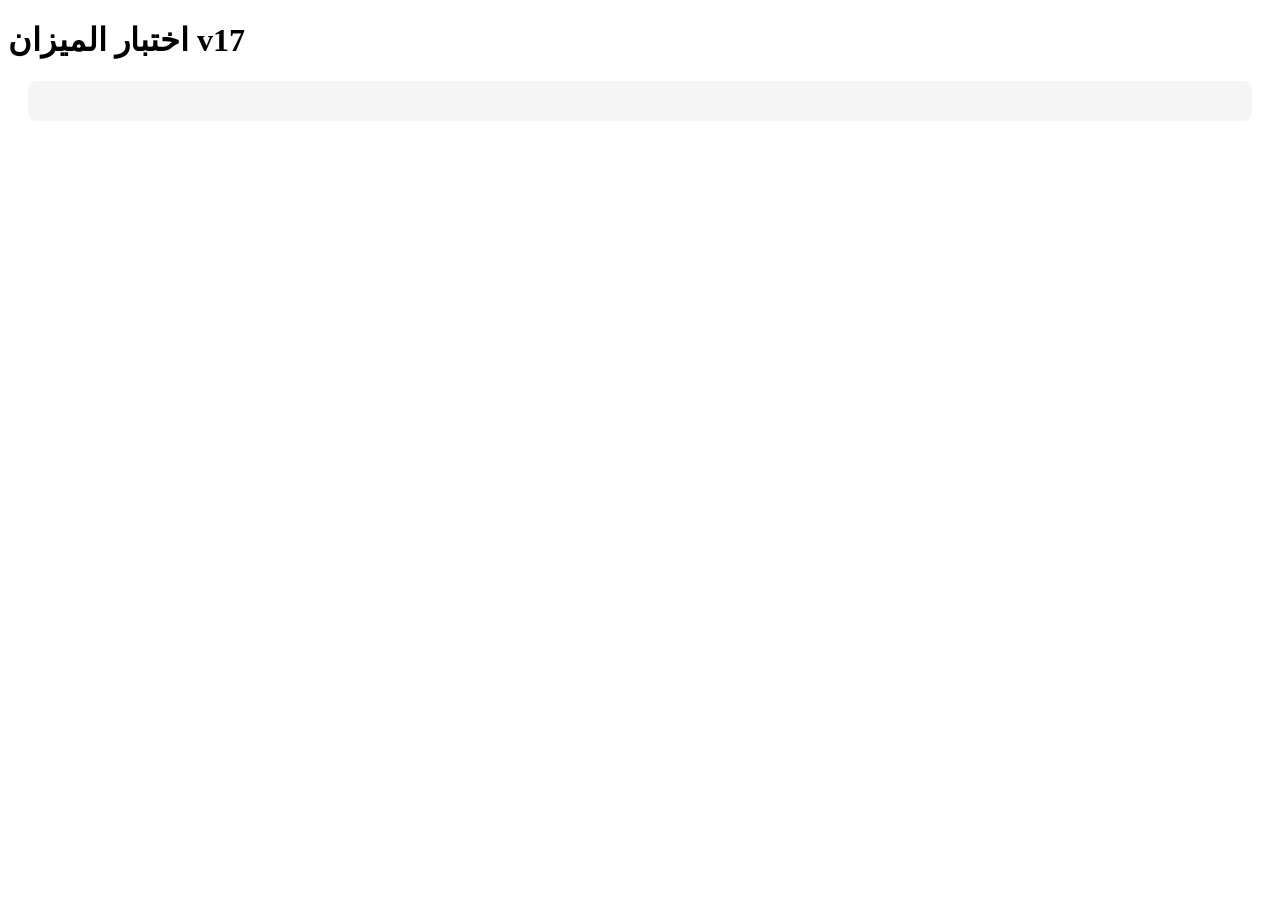
<file: test2.html>
<!DOCTYPE html>
<html lang="ar">
<head>
    <meta charset="UTF-8">
    <title>اختبار الميزان v17</title>
</head>
<body>
    <h1>اختبار الميزان v17</h1>
    <div id="results" style="font-family: monospace; padding: 20px; background: #f5f5f5; border-radius: 8px; margin: 20px;"></div>

    <script src="core.js"></script>
    <script src="app.js"></script>
    <script>
        setTimeout(function() {
            const r = document.getElementById('results');
            const tests = [
                ['core.js محمّل', window.__coreLoaded === true],
                ['app.js محمّل', window.__appLoaded === true],
                ['$ (getElementById)', typeof window.$ === 'function'],
                ['showToast', typeof window.showToast === 'function'],
                ['generateSalt', typeof window.generateSalt === 'function'],
                ['saveSession', typeof window.saveSession === 'function'],
                ['checkLogin', typeof window.checkLogin === 'function'],
                ['navigateTo', typeof window.navigateTo === 'function'],
                ['init', typeof window.init === 'function'],
                ['ROLES', typeof window.ROLES === 'object'],
                ['المستخدمين', window.users ? window.users.length : 0]
            ];
            
            let html = '<h2>نتائج الاختبار:</h2>';
            tests.forEach(function(t) {
                const icon = t[1] ? '✅' : '❌';
                const color = t[1] ? 'green' : 'red';
                html += '<div style="color:' + color + '; font-size: 18px; padding: 5px 0;">' + icon + ' ' + t[0] + ' = ' + t[1] + '</div>';
            });
            
            html += '<br><hr><br>';
            html += '<div style="color:blue;">عدد الدوال:', Object.keys(window).filter(k => typeof window[k] === 'function').length, '</div>';
            html += '<div style="color:blue;">عدد المستخدمين:', window.users ? window.users.length : '?', '</div>';
            
            r.innerHTML = html;
            
            // اطبع في console
            tests.forEach(function(t) {
                console.log((t[1] ? '✅' : '❌') + ' ' + t[0] + ':', t[1]);
            });
        }, 1000);
    </script>
</body>
</html>
</file>
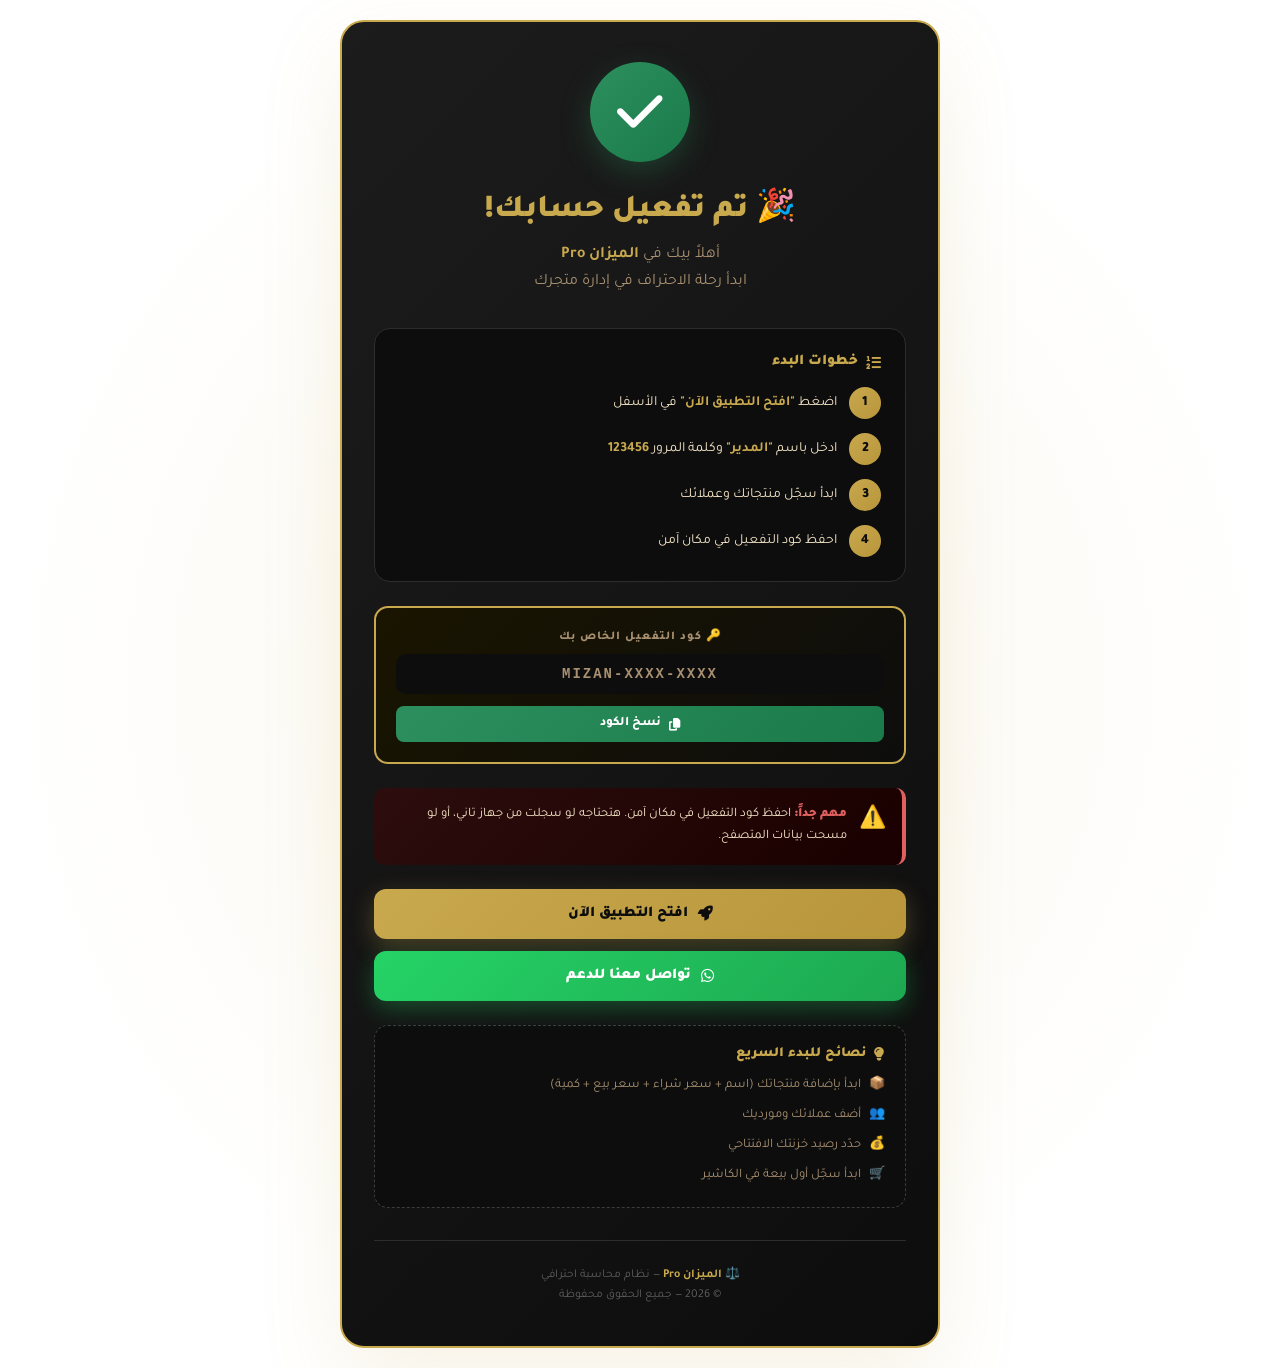
<file: thanks.html>
<!DOCTYPE html>
<html lang="ar" dir="rtl">
<head>
    <meta charset="UTF-8" />
    <meta name="viewport" content="width=device-width, initial-scale=1.0" />
    <meta name="theme-color" content="#0D0D0D" />
    <meta name="robots" content="noindex, nofollow" />
    
    <title>شكراً — الميزان Pro</title>
    
    <link rel="icon" href="data:image/svg+xml,<svg xmlns='http://www.w3.org/2000/svg' viewBox='0 0 100 100'><rect width='100' height='100' rx='20' fill='%230D0D0D'/><text x='50' y='75' font-size='70' text-anchor='middle' fill='%23C9A94E'>⚖</text></svg>" />
    <link href="https://fonts.googleapis.com/css2?family=Tajawal:wght@400;500;700;800;900&display=swap" rel="stylesheet" />
    <link rel="stylesheet" href="https://cdnjs.cloudflare.com/ajax/libs/font-awesome/6.4.0/css/all.min.css" />
    
    <style>
        * {
            margin: 0;
            padding: 0;
            box-sizing: border-box;
            font-family: 'Tajawal', sans-serif;
        }

        body {
            background: #0D0D0D;
            color: #F5E6C8;
            min-height: 100vh;
            display: flex;
            align-items: center;
            justify-content: center;
            padding: 20px;
            direction: rtl;
            background: radial-gradient(ellipse at center, rgba(201, 169, 78, 0.1) 0%, transparent 70%);
        }

        .container {
            max-width: 600px;
            width: 100%;
            background: linear-gradient(135deg, #1C1C1C, #0D0D0D);
            border-radius: 24px;
            padding: 40px 32px;
            border: 2px solid #C9A94E;
            box-shadow: 0 30px 80px rgba(201, 169, 78, 0.15);
            text-align: center;
            animation: fadeIn 0.6s ease;
        }

        @keyframes fadeIn {
            from { opacity: 0; transform: translateY(20px); }
            to { opacity: 1; transform: translateY(0); }
        }

        .success-icon {
            width: 100px;
            height: 100px;
            margin: 0 auto 24px;
            background: linear-gradient(135deg, #2D8F5E, #1A7A4A);
            border-radius: 50%;
            display: flex;
            align-items: center;
            justify-content: center;
            font-size: 52px;
            color: #fff;
            box-shadow: 0 10px 30px rgba(45, 143, 94, 0.3);
            animation: scaleIn 0.6s ease 0.2s backwards;
        }

        @keyframes scaleIn {
            from { transform: scale(0); }
            to { transform: scale(1); }
        }

        h1 {
            font-size: 32px;
            font-weight: 900;
            color: #C9A94E;
            margin-bottom: 12px;
        }

        .subtitle {
            font-size: 16px;
            color: #A89070;
            margin-bottom: 32px;
            line-height: 1.7;
        }

        .subtitle strong { color: #C9A94E; }

        .steps {
            background: #0D0D0D;
            border-radius: 16px;
            padding: 24px;
            margin-bottom: 24px;
            text-align: right;
            border: 1px solid #2D2D2D;
        }

        .steps-title {
            font-size: 15px;
            font-weight: 900;
            color: #C9A94E;
            margin-bottom: 16px;
            display: flex;
            align-items: center;
            gap: 8px;
        }

        .step {
            display: flex;
            gap: 12px;
            margin-bottom: 14px;
            align-items: flex-start;
        }

        .step:last-child { margin-bottom: 0; }

        .step-num {
            width: 32px;
            height: 32px;
            background: linear-gradient(135deg, #C9A94E, #B8953A);
            color: #0D0D0D;
            border-radius: 50%;
            display: flex;
            align-items: center;
            justify-content: center;
            font-weight: 900;
            font-size: 14px;
            flex-shrink: 0;
        }

        .step-text {
            flex: 1;
            font-size: 14px;
            line-height: 1.7;
            color: #F5E6C8;
            padding-top: 5px;
        }

        .step-text strong { color: #C9A94E; }

        .code-box {
            background: linear-gradient(135deg, #1A1500, #0D0D0D);
            border: 2px solid #C9A94E;
            border-radius: 14px;
            padding: 20px;
            margin-bottom: 24px;
            position: relative;
        }

        .code-label {
            font-size: 12px;
            font-weight: 800;
            color: #A89070;
            margin-bottom: 10px;
            text-transform: uppercase;
            letter-spacing: 1px;
        }

        .code-value {
            font-family: 'Courier New', monospace;
            font-size: 20px;
            font-weight: 900;
            color: #C9A94E;
            direction: ltr;
            text-align: center;
            padding: 12px;
            background: #0D0D0D;
            border-radius: 10px;
            word-break: break-all;
            letter-spacing: 2px;
            margin-bottom: 12px;
        }

        .copy-btn {
            background: linear-gradient(135deg, #2D8F5E, #1A7A4A);
            color: #fff;
            border: none;
            padding: 10px 20px;
            border-radius: 8px;
            font-family: inherit;
            font-size: 13px;
            font-weight: 800;
            cursor: pointer;
            width: 100%;
            display: flex;
            align-items: center;
            justify-content: center;
            gap: 8px;
            transition: all 0.2s;
        }

        .copy-btn:hover { transform: translateY(-2px); }
        .copy-btn.copied { background: linear-gradient(135deg, #C9A94E, #B8953A); color: #0D0D0D; }

        .warning {
            background: linear-gradient(135deg, #2D0D0D, #1A0000);
            border-right: 4px solid #E06060;
            border-radius: 10px;
            padding: 16px;
            margin-bottom: 24px;
            display: flex;
            gap: 12px;
            text-align: right;
            align-items: flex-start;
        }

        .warning-icon { font-size: 22px; flex-shrink: 0; }
        .warning-text { flex: 1; font-size: 13px; line-height: 1.7; color: #F5E6C8; }
        .warning-text strong { color: #E06060; font-weight: 900; }

        .actions {
            display: flex;
            flex-direction: column;
            gap: 12px;
            margin-bottom: 24px;
        }

        .btn {
            padding: 16px 24px;
            border-radius: 12px;
            border: none;
            font-family: inherit;
            font-size: 15px;
            font-weight: 900;
            cursor: pointer;
            text-decoration: none;
            display: flex;
            align-items: center;
            justify-content: center;
            gap: 10px;
            transition: all 0.3s;
        }

        .btn-primary {
            background: linear-gradient(135deg, #C9A94E, #B8953A);
            color: #0D0D0D;
            box-shadow: 0 8px 24px rgba(201, 169, 78, 0.3);
        }

        .btn-primary:hover {
            transform: translateY(-3px);
            box-shadow: 0 12px 32px rgba(201, 169, 78, 0.4);
        }

        .btn-whatsapp {
            background: linear-gradient(135deg, #25D366, #1DA851);
            color: #fff;
            box-shadow: 0 8px 24px rgba(37, 211, 102, 0.3);
        }

        .btn-whatsapp:hover {
            transform: translateY(-3px);
            box-shadow: 0 12px 32px rgba(37, 211, 102, 0.4);
        }

        .tips {
            background: #0D0D0D;
            border-radius: 14px;
            padding: 20px;
            border: 1px dashed #3D3D3D;
            text-align: right;
        }

        .tips-title {
            font-size: 14px;
            font-weight: 900;
            color: #C9A94E;
            margin-bottom: 12px;
            display: flex;
            align-items: center;
            gap: 8px;
        }

        .tip {
            font-size: 13px;
            line-height: 1.7;
            color: #A89070;
            margin-bottom: 8px;
            display: flex;
            gap: 8px;
        }

        .tip:last-child { margin-bottom: 0; }
        .tip-icon { color: #C9A94E; font-weight: 900; flex-shrink: 0; }

        .footer {
            margin-top: 32px;
            padding-top: 24px;
            border-top: 1px solid #2D2D2D;
            font-size: 12px;
            color: #5D5D5D;
            text-align: center;
            line-height: 1.7;
        }

        .footer strong { color: #C9A94E; }

        @media (max-width: 480px) {
            .container { padding: 28px 20px; border-radius: 18px; }
            h1 { font-size: 26px; }
            .success-icon { width: 84px; height: 84px; font-size: 44px; }
            .code-value { font-size: 16px; letter-spacing: 1px; }
            .step-text { font-size: 13px; }
        }
    </style>
</head>
<body>

    <div class="container">
        
        <div class="success-icon">
            <i class="fas fa-check"></i>
        </div>

        <h1>🎉 تم تفعيل حسابك!</h1>
        <p class="subtitle">
            أهلاً بيك في <strong>الميزان Pro</strong><br>
            ابدأ رحلة الاحتراف في إدارة متجرك
        </p>

        <div class="steps">
            <div class="steps-title">
                <i class="fas fa-list-ol"></i>
                خطوات البدء
            </div>

            <div class="step">
                <div class="step-num">1</div>
                <div class="step-text">
                    اضغط <strong>"افتح التطبيق الآن"</strong> في الأسفل
                </div>
            </div>

            <div class="step">
                <div class="step-num">2</div>
                <div class="step-text">
                    ادخل باسم <strong>"المدير"</strong> وكلمة المرور <strong>123456</strong>
                </div>
            </div>

            <div class="step">
                <div class="step-num">3</div>
                <div class="step-text">
                    ابدأ سجّل منتجاتك وعملائك
                </div>
            </div>

            <div class="step">
                <div class="step-num">4</div>
                <div class="step-text">
                    احفظ كود التفعيل في مكان آمن
                </div>
            </div>
        </div>

        <div class="code-box">
            <div class="code-label">🔑 كود التفعيل الخاص بك</div>
            <div class="code-value" id="activationCodeDisplay">
                MIZAN-XXXX-XXXX
            </div>
            <button class="copy-btn" id="copyCodeBtn" onclick="copyActivationCode()">
                <i class="fas fa-copy"></i>
                <span id="copyBtnText">نسخ الكود</span>
            </button>
        </div>

        <div class="warning">
            <div class="warning-icon">⚠️</div>
            <div class="warning-text">
                <strong>مهم جداً:</strong> احفظ كود التفعيل في مكان آمن. هتحتاجه لو سجلت من جهاز تاني، أو لو مسحت بيانات المتصفح.
            </div>
        </div>

        <div class="actions">
            <a href="app.html" class="btn btn-primary" id="openAppBtn">
                <i class="fas fa-rocket"></i>
                افتح التطبيق الآن
            </a>

            <a href="https://wa.me/201158767633?text=مرحباً%20أريد%20المساعدة%20في%20بدء%20استخدام%20الميزان%20Pro" 
               target="_blank" 
               class="btn btn-whatsapp">
                <i class="fab fa-whatsapp"></i>
                تواصل معنا للدعم
            </a>
        </div>

        <div class="tips">
            <div class="tips-title">
                <i class="fas fa-lightbulb"></i>
                نصائح للبدء السريع
            </div>

            <div class="tip">
                <span class="tip-icon">📦</span>
                <span>ابدأ بإضافة منتجاتك (اسم + سعر شراء + سعر بيع + كمية)</span>
            </div>

            <div class="tip">
                <span class="tip-icon">👥</span>
                <span>أضف عملائك ومورديك</span>
            </div>

            <div class="tip">
                <span class="tip-icon">💰</span>
                <span>حدّد رصيد خزنتك الافتتاحي</span>
            </div>

            <div class="tip">
                <span class="tip-icon">🛒</span>
                <span>ابدأ سجّل أول بيعة في الكاشير</span>
            </div>
        </div>

        <div class="footer">
            <strong>⚖️ الميزان Pro</strong> — نظام محاسبة احترافي<br>
            © 2026 — جميع الحقوق محفوظة
        </div>

    </div>

    <script>
        // ═══════════════════════════════════════════════════════════
        // 🔧 الحصول على كود التفعيل من URL وحفظه
        // ═══════════════════════════════════════════════════════════

        (function() {
            'use strict';

            const urlParams = new URLSearchParams(window.location.search);
            const code = urlParams.get('code') || urlParams.get('activation') || '';

            const codeDisplay = document.getElementById('activationCodeDisplay');
            const openAppBtn = document.getElementById('openAppBtn');

            if (code && code.indexOf('MIZAN-') === 0) {
                codeDisplay.textContent = code;
                
                // 🔧 حفظ الكود في localStorage ليستخدمه app.js
                try {
                    localStorage.setItem('mizan_pending_activation', code);
                    
                    // 🔧 حفظ التفعيل مباشرة أيضاً
                    const storeId = localStorage.getItem('mizan_store_id_v18') || '';
                    localStorage.setItem('mizan_activation_v1', JSON.stringify({
                        code: code,
                        storeId: storeId,
                        activatedAt: new Date().toISOString()
                    }));
                    
                    console.log('✅ تم حفظ كود التفعيل:', code);
                } catch (e) {
                    console.error('❌ فشل حفظ الكود:', e);
                }

                // 🔧 تعديل رابط app.html لتضمين الكود احتياطياً
                if (openAppBtn) {
                    openAppBtn.href = 'app.html?code=' + encodeURIComponent(code);
                }
            } else {
                codeDisplay.textContent = 'MIZAN-XXXX-XXXX';
                codeDisplay.style.color = '#A89070';
                codeDisplay.style.fontSize = '14px';
            }

            // ═══════════════════════════════════════════════════════════
            // نسخ الكود
            // ═══════════════════════════════════════════════════════════

            window.copyActivationCode = function() {
                const codeText = codeDisplay.textContent.trim();

                if (!codeText || codeText.indexOf('XXXX') > -1) {
                    showToast('⚠️ لا يوجد كود للنسخ');
                    return;
                }

                try {
                    const tempInput = document.createElement('textarea');
                    tempInput.value = codeText;
                    tempInput.style.position = 'fixed';
                    tempInput.style.opacity = '0';
                    document.body.appendChild(tempInput);
                    tempInput.select();
                    tempInput.setSelectionRange(0, 99999);
                    document.execCommand('copy');
                    document.body.removeChild(tempInput);

                    showCopySuccess();
                } catch (e) {
                    if (navigator.clipboard && navigator.clipboard.writeText) {
                        navigator.clipboard.writeText(codeText)
                            .then(showCopySuccess)
                            .catch(function() {
                                showToast('⚠️ فشل النسخ');
                            });
                    } else {
                        showToast('⚠️ فشل النسخ');
                    }
                }
            };

            function showCopySuccess() {
                const btn = document.getElementById('copyCodeBtn');
                btn.classList.add('copied');
                btn.innerHTML = '<i class="fas fa-check"></i><span>تم النسخ!</span>';

                setTimeout(function() {
                    btn.classList.remove('copied');
                    btn.innerHTML = '<i class="fas fa-copy"></i><span id="copyBtnText">نسخ الكود</span>';
                }, 2000);

                showToast('✅ تم نسخ كود التفعيل');
            }

            // ═══════════════════════════════════════════════════════════
            // Toast
            // ═══════════════════════════════════════════════════════════

            function showToast(message) {
                let toast = document.getElementById('toast');
                if (!toast) {
                    toast = document.createElement('div');
                    toast.id = 'toast';
                    toast.style.cssText = 'position:fixed;bottom:30px;left:50%;transform:translateX(-50%) translateY(20px);background:#2D8F5E;color:#fff;padding:12px 24px;border-radius:12px;font-size:14px;font-weight:800;z-index:9999;opacity:0;transition:all 0.3s;box-shadow:0 8px 24px rgba(0,0,0,0.4);';
                    document.body.appendChild(toast);
                }

                toast.textContent = message;
                toast.style.opacity = '1';
                toast.style.transform = 'translateX(-50%) translateY(0)';

                clearTimeout(toast._t);
                toast._t = setTimeout(function() {
                    toast.style.opacity = '0';
                    toast.style.transform = 'translateX(-50%) translateY(20px)';
                }, 2500);
            }

            console.log('✅ thanks.html جاهز — الكود:', code || 'غير موجود');

        })();
    </script>

</body>
</html>
</file>
<file: landing.css>
/* ============================================================
   الميزان Pro - landing.css
   الصفحة الإعلانية
   ============================================================ */

* {
    margin: 0;
    padding: 0;
    box-sizing: border-box;
    font-family: 'Tajawal', sans-serif;
}

:root {
    --gold: #C9A94E;
    --gold-dark: #B8953A;
    --dark: #0D0D0D;
    --dark-2: #1C1C1C;
    --dark-3: #2D2D2D;
    --text: #F5E6C8;
    --text-muted: #A89070;
    --green: #25D366;
    --green-dark: #1DA851;
}

html {
    scroll-behavior: smooth;
}

body {
    background: var(--dark);
    color: var(--text);
    overflow-x: hidden;
    line-height: 1.6;
    direction: rtl;
}

.container {
    max-width: 1200px;
    margin: 0 auto;
    padding: 0 20px;
}

/* ═══════════════ الهيدر ═══════════════ */
.landing-header {
    position: fixed;
    top: 0;
    left: 0;
    right: 0;
    background: rgba(13, 13, 13, 0.95);
    backdrop-filter: blur(10px);
    border-bottom: 1px solid var(--dark-3);
    z-index: 1000;
    padding: 12px 0;
}

.landing-header .container {
    display: flex;
    justify-content: space-between;
    align-items: center;
}

.logo {
    display: flex;
    align-items: center;
    gap: 10px;
}

.logo-icon {
    font-size: 28px;
}

.logo-text {
    font-size: 20px;
    font-weight: 900;
    color: var(--gold);
}

.header-cta {
    background: linear-gradient(135deg, var(--green), var(--green-dark));
    color: white;
    padding: 10px 20px;
    border-radius: 10px;
    text-decoration: none;
    font-weight: 800;
    font-size: 14px;
    display: inline-flex;
    align-items: center;
    gap: 8px;
    transition: transform 0.2s;
}

.header-cta:hover {
    transform: translateY(-2px);
}

/* ═══════════════ Hero ═══════════════ */
.hero {
    padding: 120px 0 60px;
    text-align: center;
    position: relative;
    overflow: hidden;
    background: radial-gradient(ellipse at top, rgba(201, 169, 78, 0.15) 0%, transparent 60%);
}

.hero-badge {
    display: inline-block;
    background: rgba(201, 169, 78, 0.15);
    border: 1px solid var(--gold);
    color: var(--gold);
    padding: 6px 16px;
    border-radius: 20px;
    font-size: 13px;
    font-weight: 800;
    margin-bottom: 20px;
}

.hero-title {
    font-size: clamp(28px, 5vw, 52px);
    font-weight: 900;
    line-height: 1.3;
    margin-bottom: 20px;
    color: var(--text);
}

.hero-title .gold {
    color: var(--gold);
}

.hero-subtitle {
    font-size: clamp(14px, 2vw, 18px);
    color: var(--text-muted);
    max-width: 700px;
    margin: 0 auto 30px;
    line-height: 1.8;
}

.hero-subtitle strong {
    color: var(--gold);
    font-weight: 900;
}

.hero-buttons {
    display: flex;
    gap: 12px;
    justify-content: center;
    flex-wrap: wrap;
    margin-bottom: 24px;
}

.btn-whatsapp {
    background: linear-gradient(135deg, var(--green), var(--green-dark));
    color: white;
    padding: 14px 28px;
    border-radius: 12px;
    text-decoration: none;
    font-weight: 900;
    font-size: 15px;
    display: inline-flex;
    align-items: center;
    gap: 10px;
    transition: all 0.3s;
    box-shadow: 0 8px 24px rgba(37, 211, 102, 0.3);
}

.btn-whatsapp:hover {
    transform: translateY(-3px);
    box-shadow: 0 12px 32px rgba(37, 211, 102, 0.4);
}

.btn-whatsapp.btn-large {
    padding: 18px 40px;
    font-size: 17px;
}

.btn-secondary {
    background: transparent;
    color: var(--gold);
    padding: 14px 28px;
    border-radius: 12px;
    text-decoration: none;
    font-weight: 800;
    font-size: 15px;
    display: inline-flex;
    align-items: center;
    gap: 10px;
    border: 2px solid var(--gold);
    transition: all 0.3s;
}

.btn-secondary:hover {
    background: var(--gold);
    color: var(--dark);
}

.hero-features-quick {
    display: flex;
    gap: 20px;
    justify-content: center;
    flex-wrap: wrap;
    font-size: 13px;
    color: var(--text-muted);
    font-weight: 700;
}

/* موك أب التطبيق */
.hero-mockup {
    margin-top: 60px;
    display: flex;
    justify-content: center;
}

.phone-frame {
    width: 280px;
    height: 560px;
    background: linear-gradient(135deg, var(--dark-2), var(--dark));
    border: 10px solid var(--dark-3);
    border-radius: 40px;
    padding: 12px;
    box-shadow: 0 30px 60px rgba(0, 0, 0, 0.6), 0 0 0 2px var(--gold);
    position: relative;
    animation: float 6s ease-in-out infinite;
}

@keyframes float {
    0%, 100% { transform: translateY(0); }
    50% { transform: translateY(-15px); }
}

.phone-screen {
    width: 100%;
    height: 100%;
    background: var(--dark);
    border-radius: 30px;
    overflow: hidden;
    display: flex;
    flex-direction: column;
}

.mockup-header {
    display: flex;
    align-items: center;
    gap: 10px;
    padding: 16px;
    background: linear-gradient(135deg, var(--dark-2), var(--dark));
    border-bottom: 1px solid var(--dark-3);
}

.mockup-icon {
    font-size: 24px;
}

.mockup-title {
    font-size: 14px;
    font-weight: 900;
    color: var(--gold);
}

.mockup-sub {
    font-size: 10px;
    color: var(--text-muted);
}

.mockup-stats {
    display: grid;
    grid-template-columns: 1fr 1fr;
    gap: 8px;
    padding: 14px;
    flex: 1;
    overflow-y: auto;
}

.mockup-stat {
    background: var(--dark-2);
    border-radius: 10px;
    padding: 12px 8px;
    text-align: center;
    border-right: 3px solid var(--gold);
}

.mockup-stat-value {
    font-size: 14px;
    font-weight: 900;
    color: var(--gold);
    font-family: 'Courier New', monospace;
    direction: ltr;
    margin-bottom: 3px;
}

.mockup-stat-label {
    font-size: 9px;
    color: var(--text-muted);
    font-weight: 700;
}

.mockup-nav {
    display: grid;
    grid-template-columns: repeat(4, 1fr);
    background: var(--dark-2);
    border-top: 1px solid var(--dark-3);
    padding: 8px 0;
}

.mockup-nav-item {
    text-align: center;
    font-size: 8px;
    color: var(--text-muted);
    font-weight: 700;
    padding: 4px 0;
}

.mockup-nav-item.active {
    color: var(--gold);
}

.mockup-nav-icon {
    font-size: 16px;
    margin-bottom: 2px;
}

/* ═══════════════ الأقسام العامة ═══════════════ */
section {
    padding: 80px 0;
}

.section-header {
    text-align: center;
    margin-bottom: 50px;
}

.section-badge {
    display: inline-block;
    background: rgba(201, 169, 78, 0.15);
    border: 1px solid var(--gold);
    color: var(--gold);
    padding: 6px 16px;
    border-radius: 20px;
    font-size: 12px;
    font-weight: 800;
    margin-bottom: 16px;
}

.section-title {
    font-size: clamp(24px, 4vw, 38px);
    font-weight: 900;
    color: var(--text);
    margin-bottom: 12px;
}

.section-subtitle {
    font-size: clamp(14px, 2vw, 16px);
    color: var(--text-muted);
    max-width: 600px;
    margin: 0 auto;
}

/* ═══════════════ المميزات ═══════════════ */
.features-grid {
    display: grid;
    grid-template-columns: repeat(auto-fit, minmax(280px, 1fr));
    gap: 20px;
}

.feature-card {
    background: linear-gradient(135deg, var(--dark-2), var(--dark));
    border-radius: 16px;
    padding: 28px 24px;
    border: 1px solid var(--dark-3);
    transition: all 0.3s;
    position: relative;
    overflow: hidden;
}

.feature-card::before {
    content: '';
    position: absolute;
    top: 0;
    right: 0;
    width: 4px;
    height: 100%;
    background: var(--gold);
    transform: scaleY(0);
    transition: transform 0.3s;
}

.feature-card:hover {
    transform: translateY(-5px);
    border-color: var(--gold);
    box-shadow: 0 15px 40px rgba(201, 169, 78, 0.15);
}

.feature-card:hover::before {
    transform: scaleY(1);
}

.feature-icon {
    font-size: 40px;
    margin-bottom: 16px;
}

.feature-title {
    font-size: 18px;
    font-weight: 900;
    color: var(--gold);
    margin-bottom: 10px;
}

.feature-desc {
    font-size: 14px;
    color: var(--text-muted);
    line-height: 1.7;
}

/* ═══════════════ الأجهزة ═══════════════ */
.devices {
    background: linear-gradient(180deg, var(--dark) 0%, var(--dark-2) 50%, var(--dark) 100%);
}

.devices-grid {
    display: grid;
    grid-template-columns: repeat(auto-fit, minmax(180px, 1fr));
    gap: 20px;
}

.device-card {
    background: linear-gradient(135deg, var(--dark-2), var(--dark));
    border-radius: 16px;
    padding: 28px 16px;
    text-align: center;
    border: 1px solid var(--dark-3);
    transition: all 0.3s;
}

.device-card:hover {
    border-color: var(--gold);
    transform: translateY(-5px);
}

.device-icon {
    font-size: 48px;
    margin-bottom: 12px;
}

.device-name {
    font-size: 16px;
    font-weight: 900;
    color: var(--gold);
    margin-bottom: 4px;
}

.device-desc {
    font-size: 12px;
    color: var(--text-muted);
}

/* ═══════════════ الأسعار ═══════════════ */
.pricing {
    background: radial-gradient(ellipse at center, rgba(201, 169, 78, 0.1) 0%, transparent 70%);
}

.pricing-card {
    max-width: 500px;
    margin: 0 auto;
    background: linear-gradient(135deg, var(--dark-2), var(--dark));
    border-radius: 24px;
    padding: 40px 32px;
    border: 2px solid var(--gold);
    position: relative;
    box-shadow: 0 30px 80px rgba(201, 169, 78, 0.2);
}

.pricing-badge {
    position: absolute;
    top: -15px;
    right: 50%;
    transform: translateX(50%);
    background: linear-gradient(135deg, var(--gold), var(--gold-dark));
    color: var(--dark);
    padding: 6px 20px;
    border-radius: 20px;
    font-size: 13px;
    font-weight: 900;
}

.pricing-header {
    text-align: center;
    padding-bottom: 24px;
    border-bottom: 2px dashed var(--dark-3);
    margin-bottom: 24px;
}

.pricing-icon {
    font-size: 48px;
    margin-bottom: 8px;
}

.pricing-title {
    font-size: 22px;
    font-weight: 900;
    color: var(--gold);
    margin-bottom: 16px;
}

.pricing-price {
    display: flex;
    justify-content: center;
    align-items: baseline;
    gap: 6px;
    margin-bottom: 8px;
}

.pricing-amount {
    font-size: 60px;
    font-weight: 900;
    color: var(--gold);
    line-height: 1;
    font-family: 'Courier New', monospace;
}

.pricing-currency {
    font-size: 24px;
    font-weight: 900;
    color: var(--gold);
}

.pricing-note {
    font-size: 13px;
    color: var(--text-muted);
    font-weight: 700;
}

.pricing-features {
    display: flex;
    flex-direction: column;
    gap: 10px;
    margin-bottom: 24px;
}

.pricing-feature {
    display: flex;
    align-items: center;
    gap: 10px;
    font-size: 14px;
    color: var(--text);
    font-weight: 600;
}

.pricing-feature .check {
    color: var(--green);
    font-size: 16px;
}

.pricing-cta {
    display: block;
    background: linear-gradient(135deg, var(--green), var(--green-dark));
    color: white;
    text-align: center;
    padding: 16px;
    border-radius: 12px;
    text-decoration: none;
    font-weight: 900;
    font-size: 16px;
    box-shadow: 0 8px 24px rgba(37, 211, 102, 0.3);
    transition: all 0.3s;
    margin-bottom: 16px;
}

.pricing-cta:hover {
    transform: translateY(-3px);
    box-shadow: 0 12px 32px rgba(37, 211, 102, 0.4);
}

.pricing-guarantee {
    text-align: center;
    font-size: 13px;
    color: var(--text-muted);
    display: flex;
    align-items: center;
    justify-content: center;
    gap: 8px;
    font-weight: 700;
}

.pricing-guarantee i {
    color: var(--gold);
}

.pricing-contact {
    text-align: center;
    margin-top: 30px;
    font-size: 14px;
    color: var(--text-muted);
}

.contact-link {
    color: var(--gold);
    text-decoration: none;
    font-weight: 900;
    margin-right: 8px;
}

.contact-link:hover {
    text-decoration: underline;
}

/* ═══════════════ الأسئلة الشائعة ═══════════════ */
.faq {
    background: linear-gradient(180deg, var(--dark) 0%, var(--dark-2) 50%, var(--dark) 100%);
}

.faq-list {
    max-width: 800px;
    margin: 0 auto;
    display: flex;
    flex-direction: column;
    gap: 12px;
}

.faq-item {
    background: linear-gradient(135deg, var(--dark-2), var(--dark));
    border-radius: 14px;
    padding: 20px 24px;
    border: 1px solid var(--dark-3);
    transition: all 0.3s;
}

.faq-item:hover {
    border-color: var(--gold);
}

.faq-question {
    font-size: 16px;
    font-weight: 900;
    color: var(--gold);
    margin-bottom: 8px;
}

.faq-answer {
    font-size: 14px;
    color: var(--text-muted);
    line-height: 1.7;
}

/* ═══════════════ CTA النهائي ═══════════════ */
.final-cta {
    background: radial-gradient(ellipse at center, rgba(201, 169, 78, 0.2) 0%, transparent 70%);
    text-align: center;
    padding: 100px 0;
}

.final-cta-title {
    font-size: clamp(28px, 5vw, 42px);
    font-weight: 900;
    color: var(--text);
    margin-bottom: 16px;
}

.final-cta-subtitle {
    font-size: 16px;
    color: var(--text-muted);
    max-width: 600px;
    margin: 0 auto 32px;
}

/* ═══════════════ Footer ═══════════════ */
.landing-footer {
    background: var(--dark-2);
    border-top: 1px solid var(--dark-3);
    padding: 40px 0 24px;
    text-align: center;
}

.footer-logo {
    display: flex;
    align-items: center;
    justify-content: center;
    gap: 8px;
    font-size: 20px;
    font-weight: 900;
    color: var(--gold);
    margin-bottom: 8px;
}

.footer-desc {
    font-size: 13px;
    color: var(--text-muted);
    margin-bottom: 16px;
}

.footer-contact {
    margin-bottom: 16px;
}

.footer-contact a {
    color: var(--green);
    text-decoration: none;
    font-weight: 800;
    font-size: 14px;
}

.footer-contact a:hover {
    text-decoration: underline;
}

.footer-copyright {
    font-size: 12px;
    color: var(--text-muted);
    padding-top: 16px;
    border-top: 1px solid var(--dark-3);
    margin-top: 16px;
}

/* ═══════════════ واتساب عائم ═══════════════ */
.floating-whatsapp {
    position: fixed;
    bottom: 24px;
    left: 24px;
    width: 60px;
    height: 60px;
    background: linear-gradient(135deg, var(--green), var(--green-dark));
    color: white;
    border-radius: 50%;
    display: flex;
    align-items: center;
    justify-content: center;
    font-size: 28px;
    text-decoration: none;
    box-shadow: 0 8px 24px rgba(37, 211, 102, 0.4);
    z-index: 999;
    animation: pulse 2s infinite;
    transition: transform 0.3s;
}

.floating-whatsapp:hover {
    transform: scale(1.1);
}

@keyframes pulse {
    0%, 100% {
        box-shadow: 0 8px 24px rgba(37, 211, 102, 0.4), 0 0 0 0 rgba(37, 211, 102, 0.7);
    }
    50% {
        box-shadow: 0 8px 24px rgba(37, 211, 102, 0.4), 0 0 0 15px rgba(37, 211, 102, 0);
    }
}

/* ═══════════════ Responsive ═══════════════ */
@media (max-width: 768px) {
    .hero {
        padding: 100px 0 40px;
    }

    .hero-mockup {
        margin-top: 40px;
    }

    .phone-frame {
        width: 240px;
        height: 480px;
    }

    .hero-buttons {
        flex-direction: column;
        align-items: stretch;
        padding: 0 20px;
    }

    .hero-buttons .btn-whatsapp,
    .hero-buttons .btn-secondary {
        justify-content: center;
    }

    section {
        padding: 60px 0;
    }

    .pricing-card {
        padding: 32px 20px;
    }

    .pricing-amount {
        font-size: 48px;
    }

    .floating-whatsapp {
        width: 54px;
        height: 54px;
        font-size: 24px;
        bottom: 16px;
        left: 16px;
    }
}

@media (max-width: 480px) {
    .landing-header .header-cta {
        padding: 8px 14px;
        font-size: 12px;
    }

    .header-cta i {
        display: none;
    }

    .feature-card {
        padding: 20px;
    }

    .feature-icon {
        font-size: 32px;
    }
}

/* ═══════════════════════════════════════════════════════════
   Payment Section
   ═══════════════════════════════════════════════════════════ */

.payment-section {
    padding: 80px 0;
    background: radial-gradient(ellipse at center, rgba(37, 211, 102, 0.08) 0%, transparent 70%);
}

.payment-card {
    max-width: 600px;
    margin: 0 auto;
    background: linear-gradient(135deg, var(--dark-2), var(--dark));
    border-radius: 24px;
    padding: 40px 32px;
    border: 2px solid var(--gold);
    position: relative;
    box-shadow: 0 30px 80px rgba(201, 169, 78, 0.15);
}

.payment-amount {
    text-align: center;
    padding-bottom: 24px;
    border-bottom: 2px dashed var(--dark-3);
    margin-bottom: 28px;
}

.payment-amount-label {
    font-size: 14px;
    color: var(--text-muted);
    font-weight: 700;
    margin-bottom: 8px;
}

.payment-amount-value {
    font-size: 48px;
    font-weight: 900;
    color: var(--gold);
    font-family: 'Courier New', monospace;
    direction: ltr;
}

.payment-amount-value span {
    font-size: 24px;
    margin-right: 6px;
}

.payment-methods {
    display: flex;
    flex-direction: column;
    gap: 14px;
    margin-bottom: 28px;
}

.payment-method {
    display: flex;
    align-items: center;
    justify-content: space-between;
    gap: 12px;
    background: linear-gradient(135deg, var(--dark), #151515);
    border: 2px solid var(--dark-3);
    border-radius: 14px;
    padding: 18px 20px;
    text-decoration: none;
    color: var(--text);
    transition: all 0.3s;
    cursor: pointer;
    position: relative;
    overflow: hidden;
}

.payment-method::before {
    content: '';
    position: absolute;
    top: 0;
    right: 0;
    width: 4px;
    height: 100%;
    background: var(--gold);
    transform: scaleY(0);
    transition: transform 0.3s;
}

.payment-method:hover {
    border-color: var(--gold);
    transform: translateY(-3px);
    box-shadow: 0 10px 30px rgba(201, 169, 78, 0.2);
}

.payment-method:hover::before {
    transform: scaleY(1);
}

.payment-method.instapay:hover {
    border-color: #7B2FBE;
    box-shadow: 0 10px 30px rgba(123, 47, 190, 0.2);
}

.payment-method.instapay::before {
    background: #7B2FBE;
}

.payment-method.vodafone:hover {
    border-color: #E60000;
    box-shadow: 0 10px 30px rgba(230, 0, 0, 0.2);
}

.payment-method.vodafone::before {
    background: #E60000;
}

.payment-method-left {
    display: flex;
    align-items: center;
    gap: 14px;
    flex: 1;
    min-width: 0;
}

.payment-method-icon {
    width: 50px;
    height: 50px;
    border-radius: 12px;
    display: flex;
    align-items: center;
    justify-content: center;
    font-size: 26px;
    flex-shrink: 0;
    font-weight: 900;
}

.payment-method.instapay .payment-method-icon {
    background: linear-gradient(135deg, #7B2FBE, #5A1F8E);
    color: white;
}

.payment-method.vodafone .payment-method-icon {
    background: linear-gradient(135deg, #E60000, #B30000);
    color: white;
}

.payment-method-info {
    flex: 1;
    min-width: 0;
    text-align: right;
}

.payment-method-name {
    font-size: 15px;
    font-weight: 900;
    color: var(--text);
    margin-bottom: 4px;
}

.payment-method-detail {
    font-size: 11px;
    color: var(--text-muted);
    font-weight: 600;
    direction: ltr;
    text-align: right;
    overflow: hidden;
    text-overflow: ellipsis;
    white-space: nowrap;
}

.payment-method-arrow {
    color: var(--text-muted);
    font-size: 18px;
    flex-shrink: 0;
    transition: transform 0.3s;
}

.payment-method:hover .payment-method-arrow {
    color: var(--gold);
    transform: translateX(-5px);
}

.payment-warning {
    background: linear-gradient(135deg, #2D1F00, #1A1200);
    border-right: 4px solid var(--gold);
    border-radius: 10px;
    padding: 16px;
    margin-bottom: 20px;
    display: flex;
    gap: 12px;
    align-items: flex-start;
}

.payment-warning-icon {
    font-size: 22px;
    flex-shrink: 0;
}

.payment-warning-text {
    flex: 1;
    font-size: 13px;
    color: var(--text);
    line-height: 1.7;
    font-weight: 600;
}

.payment-warning-text strong {
    color: var(--gold);
    font-weight: 900;
}

.payment-send-btn {
    display: flex;
    align-items: center;
    justify-content: center;
    gap: 10px;
    background: linear-gradient(135deg, var(--green), var(--green-dark));
    color: white;
    padding: 16px;
    border-radius: 12px;
    text-decoration: none;
    font-weight: 900;
    font-size: 15px;
    box-shadow: 0 8px 24px rgba(37, 211, 102, 0.3);
    transition: all 0.3s;
    width: 100%;
    box-sizing: border-box;
}

.payment-send-btn:hover {
    transform: translateY(-3px);
    box-shadow: 0 12px 32px rgba(37, 211, 102, 0.4);
}

.payment-steps {
    margin-top: 24px;
    padding: 20px;
    background: var(--dark);
    border-radius: 12px;
    border: 1px dashed var(--dark-3);
}

.payment-steps-title {
    font-size: 13px;
    font-weight: 900;
    color: var(--gold);
    margin-bottom: 12px;
    display: flex;
    align-items: center;
    gap: 8px;
}

.payment-step {
    display: flex;
    align-items: flex-start;
    gap: 10px;
    font-size: 12px;
    color: var(--text-muted);
    margin-bottom: 8px;
    line-height: 1.6;
}

.payment-step:last-child {
    margin-bottom: 0;
}

.payment-step-num {
    display: inline-flex;
    align-items: center;
    justify-content: center;
    width: 22px;
    height: 22px;
    border-radius: 50%;
    background: var(--gold);
    color: var(--dark);
    font-weight: 900;
    font-size: 11px;
    flex-shrink: 0;
}

/* Copy Button */
.copy-btn {
    background: transparent;
    border: 1.5px solid var(--gold);
    color: var(--gold);
    padding: 6px 12px;
    border-radius: 6px;
    font-family: inherit;
    font-size: 11px;
    font-weight: 800;
    cursor: pointer;
    transition: all 0.2s;
    flex-shrink: 0;
    display: inline-flex;
    align-items: center;
    gap: 4px;
}

.copy-btn:hover {
    background: var(--gold);
    color: var(--dark);
}

.copy-btn.copied {
    background: var(--green);
    border-color: var(--green);
    color: white;
}

/* ═══════════════════════════════════════════════════════════
   Responsive
   ═══════════════════════════════════════════════════════════ */

@media (max-width: 480px) {
    .payment-card {
        padding: 28px 20px;
    }

    .payment-amount-value {
        font-size: 40px;
    }

    .payment-method {
        padding: 14px 16px;
    }

    .payment-method-icon {
        width: 44px;
        height: 44px;
        font-size: 22px;
    }

    .payment-method-name {
        font-size: 14px;
    }

    .payment-method-detail {
        font-size: 10px;
    }
}
</file>
